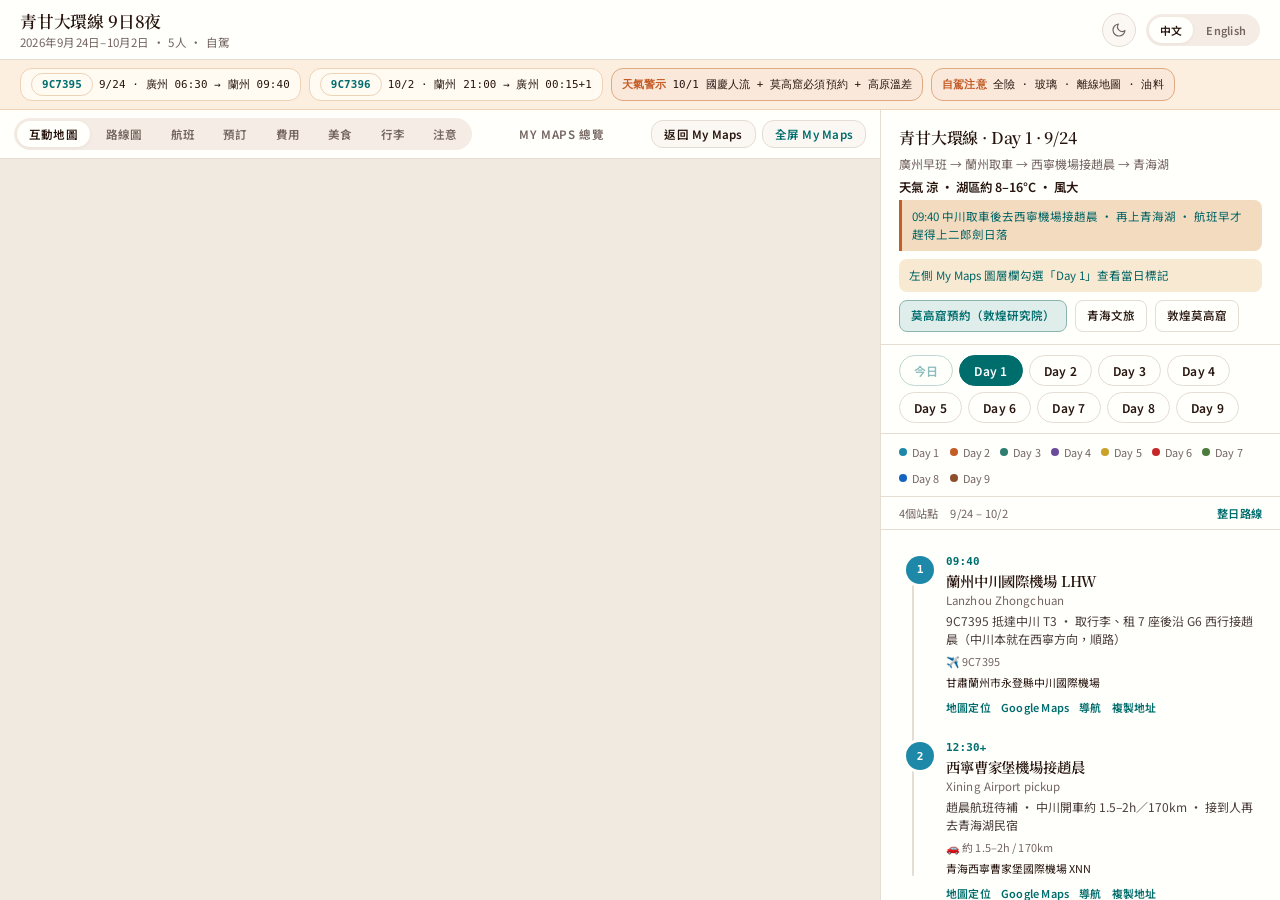
<file: index.html>
<!DOCTYPE html>
<html lang="zh-Hant">
<head>
  <meta charset="UTF-8" />
  <meta name="viewport" content="width=device-width, initial-scale=1" />
  <title>青甘大環線 2026 · 互動行程地圖</title>
  <link rel="preconnect" href="https://fonts.googleapis.com" />
  <link rel="preconnect" href="https://fonts.gstatic.com" crossorigin />
  <link href="https://fonts.googleapis.com/css2?family=Noto+Sans+TC:wght@400;500;600&family=Noto+Serif+TC:wght@500;600;700&display=swap" rel="stylesheet" />
  <link rel="stylesheet" href="styles.css?v=11" />
  <script>
    (function () {
      try {
        var saved = localStorage.getItem("trip-theme");
        var dark = saved === "dark" || (!saved && window.matchMedia("(prefers-color-scheme: dark)").matches);
        if (dark) document.documentElement.setAttribute("data-theme", "dark");
      } catch (_) {}
    })();
  </script>
  <script src="config.js?v=11"></script>
  <script src="trip-data.js?v=11"></script>
  <script src="flight-data.js?v=11"></script>
  <script src="booking-data.js?v=11"></script>
  <script src="food-data.js?v=11"></script>
  <script src="packing-data.js?v=11"></script>
  <script src="notes-data.js?v=11"></script>
  <script src="cost-data.js?v=11"></script>
  <script src="weather-data.js?v=11"></script>
  <script src="i18n.js?v=11"></script>
</head>
<body>
  <div id="app">
    <header>
      <div>
        <h1 id="page-title">青甘大環線 9日8夜</h1>
        <p class="subtitle" id="page-subtitle">2026年9月24日–10月2日 · 5人 · 自駕</p>
      </div>
      <div class="header-actions">
        <button type="button" id="theme-toggle" class="theme-toggle" aria-label="切換深色模式">
          <svg class="icon-moon" viewBox="0 0 24 24" fill="none" stroke="currentColor" stroke-width="1.75" stroke-linecap="round" stroke-linejoin="round" aria-hidden="true"><path d="M21 12.79A9 9 0 1 1 11.21 3 7 7 0 0 0 21 12.79z"/></svg>
        </button>
        <div class="lang-tabs" role="group" aria-label="Language">
          <button type="button" data-lang="zh" class="active">中文</button>
          <button type="button" data-lang="en">English</button>
        </div>
      </div>
    </header>

    <div class="flights-bar" id="flights-bar"></div>

    <div class="main">
      <div class="map-wrap">
        <div class="map-toolbar">
          <div class="view-tabs" role="group" id="view-tabs">
            <button type="button" data-view="map" class="active">互動地圖</button>
            <button type="button" data-view="flowchart">路線圖</button>
            <button type="button" data-view="flights">航班</button>
            <button type="button" data-view="bookings">預訂</button>
            <button type="button" data-view="cost">費用</button>
            <button type="button" data-view="food">美食</button>
            <button type="button" data-view="pack">行李</button>
            <button type="button" data-view="notes">注意</button>
          </div>
          <span class="map-toolbar-label" id="map-mode-label">My Maps 總覽</span>
          <div class="map-toolbar-actions">
            <button type="button" id="map-restore" class="map-btn" hidden>↩ 返回 My Maps</button>
            <a id="map-open-external" class="map-btn map-btn-link" href="#" target="_blank" rel="noopener">↗ 全屏 My Maps</a>
          </div>
        </div>
        <div id="map-panel" class="content-panel active">
          <iframe
            id="map-frame"
            title="行程地圖"
            loading="lazy"
            referrerpolicy="no-referrer-when-downgrade"
            allowfullscreen
          ></iframe>
          <div id="map-focus-badge" class="map-focus-badge" hidden>
            <div class="map-focus-pin" aria-hidden="true"></div>
            <div class="map-focus-text">
              <strong id="map-focus-name"></strong>
              <span id="map-focus-meta"></span>
            </div>
            <a id="map-focus-open" class="map-focus-link" href="#" target="_blank" rel="noopener"></a>
          </div>
          <div id="map-setup" class="map-setup">
            <h3>嵌入 Google My Maps</h3>
            <p class="setup-intro">網站使用 <strong>Google My Maps</strong>（免費，無需 API Key）。請先建立地圖並把連結填入 <code>config.js</code>。</p>
            <p class="setup-kml">匯入檔案：<code>qinggan-locations.kml</code></p>
            <ol>
              <li>打開 <a href="https://www.google.com/maps/d/" target="_blank" rel="noopener">Google My Maps</a></li>
              <li>建立新地圖 → <strong>匯入</strong> → 上傳對應的 KML</li>
              <li>分享 → 「知道連結的任何人可查看」</li>
              <li>點 <strong>⋮</strong> → 「在地圖上嵌入」→ 複製 <code>src="..."</code> 裡的網址</li>
              <li>貼到 <code>config.js</code> 的 <code>embedUrl</code> / <code>viewUrl</code></li>
              <li><code>git push</code> 重新部署</li>
            </ol>
            <p class="map-setup-note setup-note">完成後刷新此頁，左側會顯示 My Maps，右側為行程列表。</p>
          </div>
        </div>
        <div id="flowchart-panel" class="content-panel">
          <iframe
            id="flowchart-frame"
            title="旅遊路線圖"
            loading="lazy"
            referrerpolicy="no-referrer-when-downgrade"
          ></iframe>
        </div>
        <div id="flights-panel" class="content-panel">
          <div class="flights-scroll" id="flights-content"></div>
        </div>
        <div id="bookings-panel" class="content-panel">
          <div class="flights-scroll" id="bookings-content"></div>
        </div>
        <div id="cost-panel" class="content-panel">
          <div class="flights-scroll" id="cost-content"></div>
        </div>
        <div id="food-panel" class="content-panel">
          <div class="flights-scroll" id="food-content"></div>
        </div>
        <div id="pack-panel" class="content-panel">
          <div class="flights-scroll" id="pack-content"></div>
        </div>
        <div id="notes-panel" class="content-panel">
          <div class="flights-scroll" id="notes-content"></div>
        </div>
      </div>

      <aside class="sidebar">
        <div class="sidebar-head">
          <h2 id="sidebar-title">青甘 · Day 1</h2>
          <p class="theme" id="sidebar-theme"></p>
          <p class="weather-line" id="sidebar-weather" hidden></p>
          <p class="weather-tip" id="sidebar-weather-tip" hidden></p>
          <p class="day-hint" id="day-hint"></p>
          <div id="region-inspiration-wrap" class="region-inspiration-wrap">
            <button type="button" id="region-inspiration" class="region-inspiration-btn" data-open="https://ticket.dunhuang.org.cn/">莫高窟預約（敦煌研究院）</button>
            <button type="button" id="region-inspiration-alt" class="region-inspiration-btn muted" data-open="https://www.qhly.gov.cn/">青海文旅</button>
            <button type="button" id="region-inspiration-city" class="region-inspiration-btn muted" data-open="https://www.mogaoku.net/">敦煌莫高窟</button>
          </div>
        </div>
        <div class="day-tabs" id="day-tabs"></div>
        <div class="plan-tabs" id="plan-tabs" hidden></div>
        <div class="legend" id="legend"></div>
        <div class="stats">
          <span id="stat-stops">0 個站點</span>
          <span id="stat-region"></span>
          <a id="day-directions" href="#" target="_blank" rel="noopener">整日路線</a>
        </div>
        <div class="itinerary" id="itinerary"></div>
      </aside>
    </div>
  </div>

  <script src="app.js?v=11"></script>
</body>
</html>
</file>
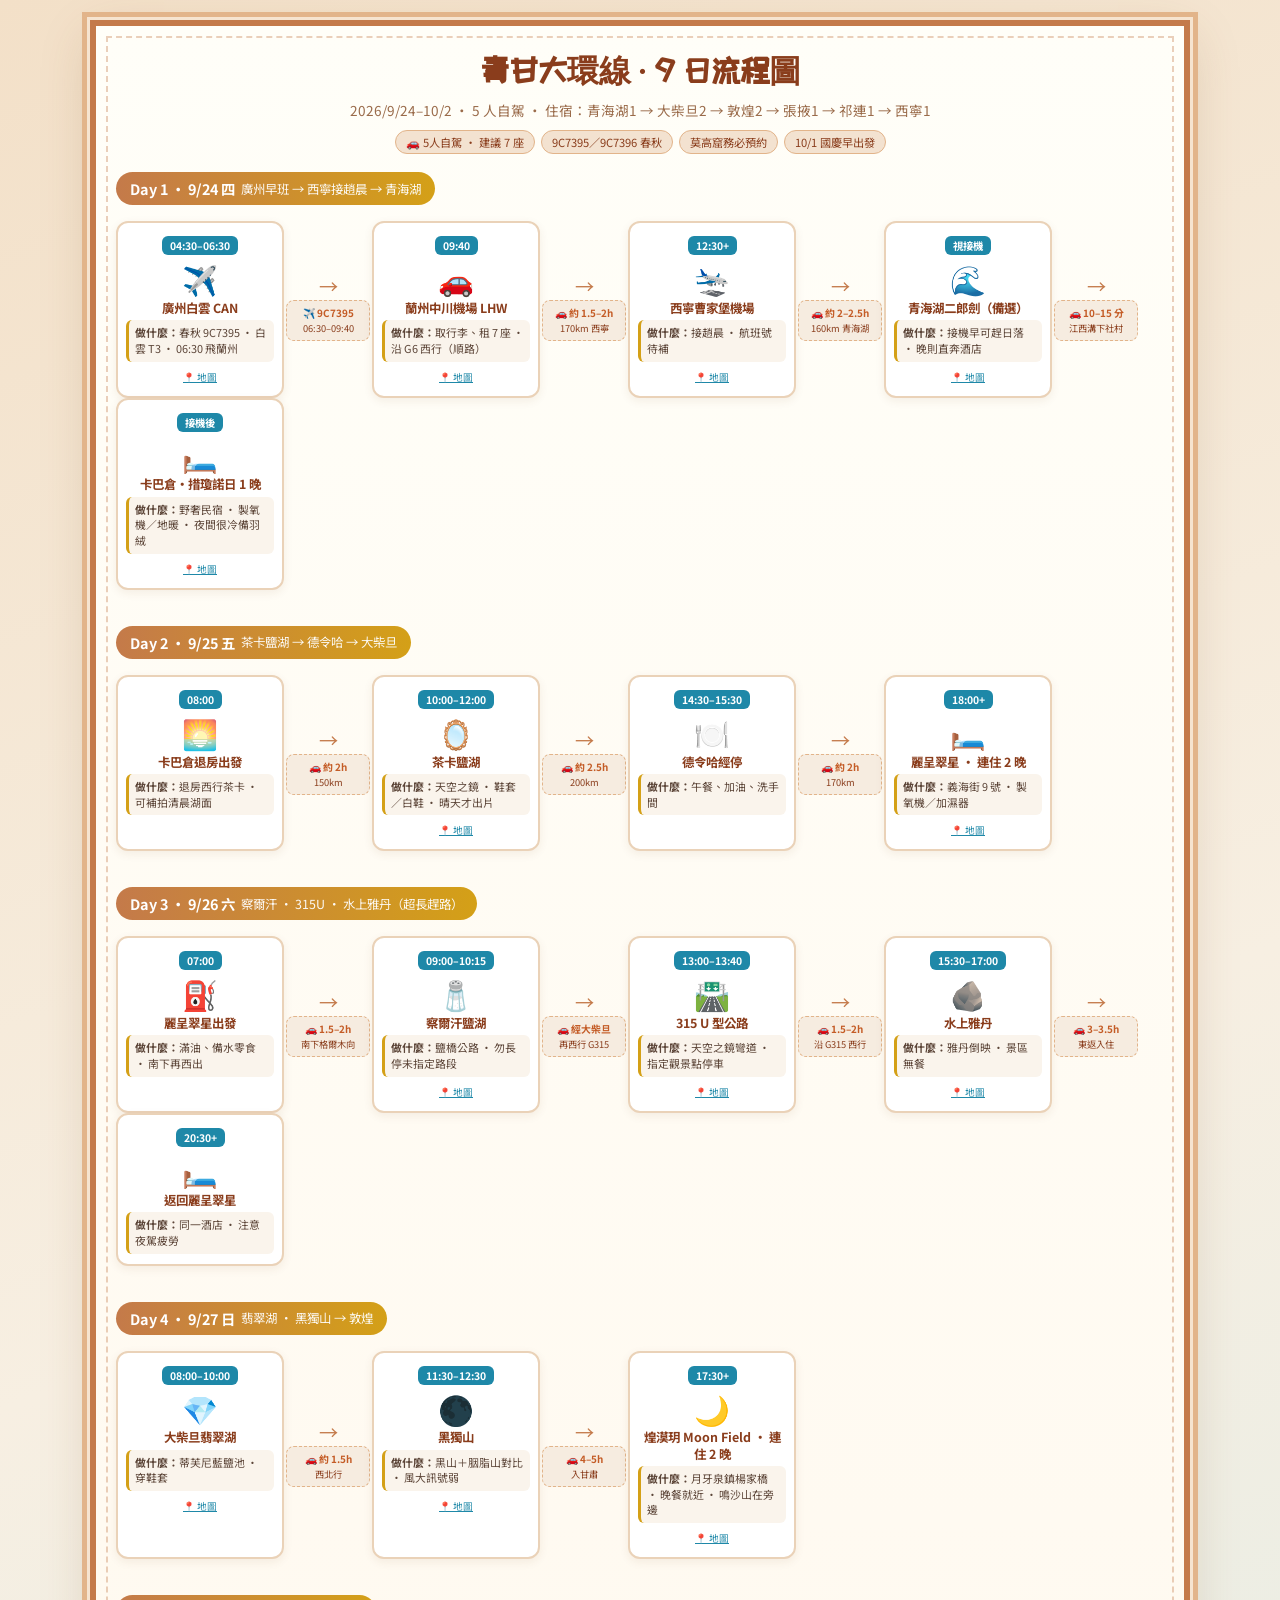
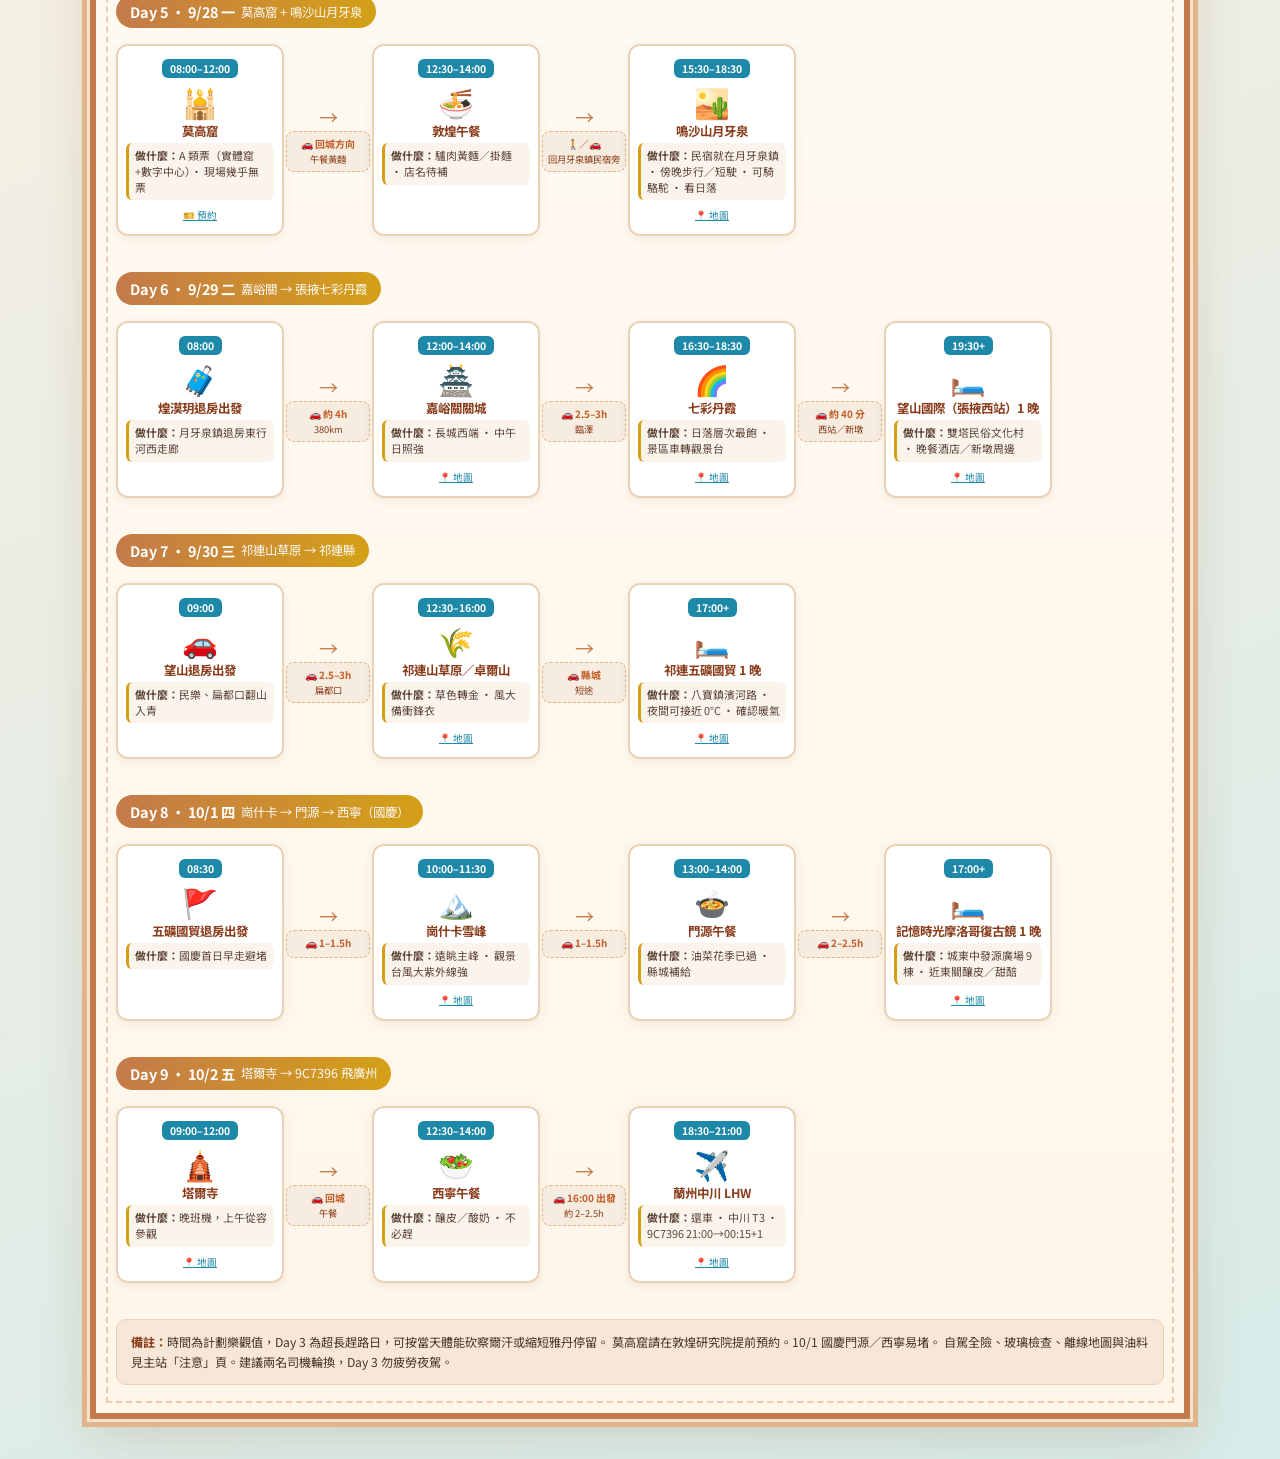
<file: qinggan-flowchart.html>
<!DOCTYPE html>
<html lang="zh-Hant">
<head>
  <meta charset="UTF-8" />
  <meta name="viewport" content="width=device-width, initial-scale=1" />
  <title>青甘大環線 9 日行程流程圖</title>
  <link href="https://fonts.googleapis.com/css2?family=ZCOOL+KuaiLe&family=Noto+Sans+TC:wght@400;500;700&display=swap" rel="stylesheet" />
  <style>
    * { box-sizing: border-box; margin: 0; padding: 0; }
    body {
      min-height: 100vh;
      background: linear-gradient(160deg, #f3e0c8 0%, #f7efe2 40%, #d7ebe8 100%);
      display: flex;
      justify-content: center;
      padding: 20px 12px 40px;
      font-family: "Noto Sans TC", sans-serif;
      color: #4a3528;
    }
    .sheet {
      width: min(1100px, 100%);
      background: linear-gradient(180deg, #fffef8 0%, #fff6ea 100%);
      border: 6px solid #c47a4a;
      box-shadow: 0 0 0 3px #f6e4d0, 0 0 0 8px #e2b48a, 0 16px 48px rgba(120, 70, 30, 0.18);
      padding: 24px 20px 28px;
      position: relative;
    }
    .sheet::before {
      content: "";
      position: absolute;
      inset: 10px;
      border: 2px dashed rgba(196, 122, 74, 0.35);
      pointer-events: none;
    }
    header { text-align: center; margin-bottom: 18px; position: relative; z-index: 1; }
    h1 {
      font-family: "ZCOOL KuaiLe", cursive;
      font-size: clamp(1.5rem, 4vw, 2rem);
      color: #8a3d1c;
    }
    .subtitle { margin-top: 6px; font-size: 0.85rem; color: #9a6b4a; }
    .badge-row { display: flex; flex-wrap: wrap; justify-content: center; gap: 6px; margin-top: 10px; }
    .badge {
      font-size: 0.7rem;
      padding: 3px 10px;
      border-radius: 999px;
      background: #f3e2d0;
      border: 1px solid #e2b48a;
      color: #8a3d1c;
    }
    .day-block { margin-bottom: 32px; position: relative; z-index: 1; }
    .day-title {
      display: inline-flex;
      flex-wrap: wrap;
      align-items: center;
      gap: 6px;
      background: linear-gradient(90deg, #c47a4a, #d4a017);
      color: #fff;
      font-weight: 700;
      font-size: 0.9rem;
      padding: 6px 14px;
      border-radius: 999px;
      margin-bottom: 12px;
    }
    .day-theme { font-weight: 400; font-size: 0.78rem; opacity: 0.95; }
    .flow {
      display: flex;
      flex-wrap: wrap;
      align-items: stretch;
      justify-content: flex-start;
      gap: 0;
      padding: 4px 0;
    }
    .node {
      width: 168px;
      flex-shrink: 0;
      background: #fff;
      border: 2px solid #ead2b8;
      border-radius: 12px;
      padding: 8px 8px 10px;
      text-align: center;
      box-shadow: 0 3px 10px rgba(120, 70, 30, 0.08);
    }
    .time-badge {
      display: inline-block;
      font-size: 0.65rem;
      font-weight: 700;
      color: #fff;
      background: #1e88a8;
      padding: 2px 8px;
      border-radius: 6px;
      margin-bottom: 6px;
    }
    .node-emoji {
      font-size: 1.8rem;
      line-height: 1;
      margin: 4px 0 6px;
    }
    .place {
      font-size: 0.78rem;
      font-weight: 700;
      color: #8a3d1c;
      line-height: 1.3;
    }
    .do {
      font-size: 0.68rem;
      color: #5c4538;
      margin-top: 4px;
      line-height: 1.45;
      text-align: left;
      background: #faf4ec;
      padding: 5px 6px;
      border-radius: 6px;
      border-left: 3px solid #d4a017;
    }
    .stay { font-size: 0.62rem; color: #9a7a68; margin-top: 4px; }
    .map-link {
      display: inline-block;
      margin-top: 5px;
      font-size: 0.6rem;
      color: #1e88a8;
      text-decoration: underline;
    }
    .leg {
      width: 88px;
      flex-shrink: 0;
      display: flex;
      flex-direction: column;
      align-items: center;
      justify-content: center;
      padding: 0 2px;
      min-height: 120px;
    }
    .leg-arrow { color: #c47a4a; font-size: 1.2rem; line-height: 1; }
    .leg-box {
      margin-top: 4px;
      font-size: 0.58rem;
      line-height: 1.4;
      text-align: center;
      background: #f6ece0;
      border: 1px dashed #e2b48a;
      border-radius: 8px;
      padding: 5px 4px;
      color: #8a3d1c;
      width: 100%;
    }
    .leg-box strong {
      display: block;
      font-size: 0.62rem;
      color: #c45c26;
      margin-bottom: 2px;
    }
    .note-box {
      margin-top: 16px;
      padding: 12px 14px;
      background: rgba(243, 226, 208, 0.7);
      border-radius: 10px;
      border: 1px solid #ead2b8;
      font-size: 0.76rem;
      line-height: 1.65;
      position: relative;
      z-index: 1;
    }
    .note-box strong { color: #8a3d1c; }
    @media (max-width: 700px) {
      .flow { flex-direction: column; align-items: center; }
      .leg {
        width: 152px;
        min-height: auto;
        flex-direction: row;
        gap: 8px;
        padding: 8px 0;
      }
      .leg-arrow { transform: rotate(90deg); }
    }
  </style>
</head>
<body>
  <article class="sheet">
    <header>
      <h1>青甘大環線 · 9 日流程圖</h1>
      <p class="subtitle">2026/9/24–10/2 · 5 人自駕 · 住宿：青海湖1 → 大柴旦2 → 敦煌2 → 張掖1 → 祁連1 → 西寧1</p>
      <div class="badge-row">
        <span class="badge">🚗 5人自駕 · 建議 7 座</span>
        <span class="badge">9C7395／9C7396 春秋</span>
        <span class="badge">莫高窟務必預約</span>
        <span class="badge">10/1 國慶早出發</span>
      </div>
    </header>

    <section class="day-block">
      <div class="day-title">Day 1 · 9/24 四 <span class="day-theme">廣州早班 → 西寧接趙晨 → 青海湖</span></div>
      <div class="flow">
        <div class="node">
          <span class="time-badge">04:30–06:30</span>
          <div class="node-emoji">✈️</div>
          <div class="place">廣州白雲 CAN</div>
          <div class="do"><strong>做什麼：</strong>春秋 9C7395 · 白雲 T3 · 06:30 飛蘭州</div>
          <a class="map-link" href="https://www.google.com/maps/search/?api=1&query=广州白云国际机场">📍 地圖</a>
        </div>
        <div class="leg"><span class="leg-arrow">→</span><div class="leg-box"><strong>✈️ 9C7395</strong>06:30–09:40</div></div>
        <div class="node">
          <span class="time-badge">09:40</span>
          <div class="node-emoji">🚗</div>
          <div class="place">蘭州中川機場 LHW</div>
          <div class="do"><strong>做什麼：</strong>取行李、租 7 座 · 沿 G6 西行（順路）</div>
          <a class="map-link" href="https://www.google.com/maps/search/?api=1&query=兰州中川国际机场">📍 地圖</a>
        </div>
        <div class="leg"><span class="leg-arrow">→</span><div class="leg-box"><strong>🚗 約 1.5–2h</strong>170km 西寧</div></div>
        <div class="node">
          <span class="time-badge">12:30+</span>
          <div class="node-emoji">🛬</div>
          <div class="place">西寧曹家堡機場</div>
          <div class="do"><strong>做什麼：</strong>接趙晨 · 航班號待補</div>
          <a class="map-link" href="https://www.google.com/maps/search/?api=1&query=西宁曹家堡机场">📍 地圖</a>
        </div>
        <div class="leg"><span class="leg-arrow">→</span><div class="leg-box"><strong>🚗 約 2–2.5h</strong>160km 青海湖</div></div>
        <div class="node">
          <span class="time-badge">視接機</span>
          <div class="node-emoji">🌊</div>
          <div class="place">青海湖二郎劍（備選）</div>
          <div class="do"><strong>做什麼：</strong>接機早可趕日落 · 晚則直奔酒店</div>
          <a class="map-link" href="https://www.google.com/maps/search/?api=1&query=青海湖二郎剑景区">📍 地圖</a>
        </div>
        <div class="leg"><span class="leg-arrow">→</span><div class="leg-box"><strong>🚗 10–15 分</strong>江西溝下社村</div></div>
        <div class="node">
          <span class="time-badge">接機後</span>
          <div class="node-emoji">🛏️</div>
          <div class="place">卡巴倉·措瓊諾日 1 晚</div>
          <div class="do"><strong>做什麼：</strong>野奢民宿 · 製氧機／地暖 · 夜間很冷備羽絨</div>
          <a class="map-link" href="https://www.google.com/maps/search/?api=1&query=青海湖卡巴仓+措琼诺日+江西沟乡下社村">📍 地圖</a>
        </div>
      </div>
    </section>

    <section class="day-block">
      <div class="day-title">Day 2 · 9/25 五 <span class="day-theme">茶卡鹽湖 → 德令哈 → 大柴旦</span></div>
      <div class="flow">
        <div class="node">
          <span class="time-badge">08:00</span>
          <div class="node-emoji">🌅</div>
          <div class="place">卡巴倉退房出發</div>
          <div class="do"><strong>做什麼：</strong>退房西行茶卡 · 可補拍清晨湖面</div>
        </div>
        <div class="leg"><span class="leg-arrow">→</span><div class="leg-box"><strong>🚗 約 2h</strong>150km</div></div>
        <div class="node">
          <span class="time-badge">10:00–12:00</span>
          <div class="node-emoji">🪞</div>
          <div class="place">茶卡鹽湖</div>
          <div class="do"><strong>做什麼：</strong>天空之鏡 · 鞋套／白鞋 · 晴天才出片</div>
          <a class="map-link" href="https://www.google.com/maps/search/?api=1&query=茶卡盐湖">📍 地圖</a>
        </div>
        <div class="leg"><span class="leg-arrow">→</span><div class="leg-box"><strong>🚗 約 2.5h</strong>200km</div></div>
        <div class="node">
          <span class="time-badge">14:30–15:30</span>
          <div class="node-emoji">🍽️</div>
          <div class="place">德令哈經停</div>
          <div class="do"><strong>做什麼：</strong>午餐、加油、洗手間</div>
        </div>
        <div class="leg"><span class="leg-arrow">→</span><div class="leg-box"><strong>🚗 約 2h</strong>170km</div></div>
        <div class="node">
          <span class="time-badge">18:00+</span>
          <div class="node-emoji">🛏️</div>
          <div class="place">麗呈翠星 · 連住 2 晚</div>
          <div class="do"><strong>做什麼：</strong>義海街 9 號 · 製氧機／加濕器</div>
          <a class="map-link" href="https://www.google.com/maps/search/?api=1&query=大柴旦丽呈翠星酒店+义海街9号">📍 地圖</a>
        </div>
      </div>
    </section>

    <section class="day-block">
      <div class="day-title">Day 3 · 9/26 六 <span class="day-theme">察爾汗 · 315U · 水上雅丹（超長趕路）</span></div>
      <div class="flow">
        <div class="node">
          <span class="time-badge">07:00</span>
          <div class="node-emoji">⛽</div>
          <div class="place">麗呈翠星出發</div>
          <div class="do"><strong>做什麼：</strong>滿油、備水零食 · 南下再西出</div>
        </div>
        <div class="leg"><span class="leg-arrow">→</span><div class="leg-box"><strong>🚗 1.5–2h</strong>南下格爾木向</div></div>
        <div class="node">
          <span class="time-badge">09:00–10:15</span>
          <div class="node-emoji">🧂</div>
          <div class="place">察爾汗鹽湖</div>
          <div class="do"><strong>做什麼：</strong>鹽橋公路 · 勿長停未指定路段</div>
          <a class="map-link" href="https://www.google.com/maps/search/?api=1&query=察尔汗盐湖">📍 地圖</a>
        </div>
        <div class="leg"><span class="leg-arrow">→</span><div class="leg-box"><strong>🚗 經大柴旦</strong>再西行 G315</div></div>
        <div class="node">
          <span class="time-badge">13:00–13:40</span>
          <div class="node-emoji">🛣️</div>
          <div class="place">315 U 型公路</div>
          <div class="do"><strong>做什麼：</strong>天空之鏡彎道 · 指定觀景點停車</div>
          <a class="map-link" href="https://www.google.com/maps/search/?api=1&query=315国道U型公路">📍 地圖</a>
        </div>
        <div class="leg"><span class="leg-arrow">→</span><div class="leg-box"><strong>🚗 1.5–2h</strong>沿 G315 西行</div></div>
        <div class="node">
          <span class="time-badge">15:30–17:00</span>
          <div class="node-emoji">🪨</div>
          <div class="place">水上雅丹</div>
          <div class="do"><strong>做什麼：</strong>雅丹倒映 · 景區無餐</div>
          <a class="map-link" href="https://www.google.com/maps/search/?api=1&query=乌素特水上雅丹">📍 地圖</a>
        </div>
        <div class="leg"><span class="leg-arrow">→</span><div class="leg-box"><strong>🚗 3–3.5h</strong>東返入住</div></div>
        <div class="node">
          <span class="time-badge">20:30+</span>
          <div class="node-emoji">🛏️</div>
          <div class="place">返回麗呈翠星</div>
          <div class="do"><strong>做什麼：</strong>同一酒店 · 注意夜駕疲勞</div>
        </div>
      </div>
    </section>

    <section class="day-block">
      <div class="day-title">Day 4 · 9/27 日 <span class="day-theme">翡翠湖 · 黑獨山 → 敦煌</span></div>
      <div class="flow">
        <div class="node">
          <span class="time-badge">08:00–10:00</span>
          <div class="node-emoji">💎</div>
          <div class="place">大柴旦翡翠湖</div>
          <div class="do"><strong>做什麼：</strong>蒂芙尼藍鹽池 · 穿鞋套</div>
          <a class="map-link" href="https://www.google.com/maps/search/?api=1&query=大柴旦翡翠湖">📍 地圖</a>
        </div>
        <div class="leg"><span class="leg-arrow">→</span><div class="leg-box"><strong>🚗 約 1.5h</strong>西北行</div></div>
        <div class="node">
          <span class="time-badge">11:30–12:30</span>
          <div class="node-emoji">🌑</div>
          <div class="place">黑獨山</div>
          <div class="do"><strong>做什麼：</strong>黑山＋胭脂山對比 · 風大訊號弱</div>
          <a class="map-link" href="https://www.google.com/maps/search/?api=1&query=黑独山">📍 地圖</a>
        </div>
        <div class="leg"><span class="leg-arrow">→</span><div class="leg-box"><strong>🚗 4–5h</strong>入甘肅</div></div>
        <div class="node">
          <span class="time-badge">17:30+</span>
          <div class="node-emoji">🌙</div>
          <div class="place">煌漠玥 Moon Field · 連住 2 晚</div>
          <div class="do"><strong>做什麼：</strong>月牙泉鎮楊家橋 · 晚餐就近 · 鳴沙山在旁邊</div>
          <a class="map-link" href="https://www.google.com/maps/search/?api=1&query=煌漠玥民宿+月牙泉镇鸣山路杨家桥三组58号">📍 地圖</a>
        </div>
      </div>
    </section>

    <section class="day-block">
      <div class="day-title">Day 5 · 9/28 一 <span class="day-theme">莫高窟 + 鳴沙山月牙泉</span></div>
      <div class="flow">
        <div class="node">
          <span class="time-badge">08:00–12:00</span>
          <div class="node-emoji">🕌</div>
          <div class="place">莫高窟</div>
          <div class="do"><strong>做什麼：</strong>A 類票（實體窟+數字中心）· 現場幾乎無票</div>
          <a class="map-link" href="https://ticket.dunhuang.org.cn/">🎫 預約</a>
        </div>
        <div class="leg"><span class="leg-arrow">→</span><div class="leg-box"><strong>🚗 回城方向</strong>午餐黃麵</div></div>
        <div class="node">
          <span class="time-badge">12:30–14:00</span>
          <div class="node-emoji">🍜</div>
          <div class="place">敦煌午餐</div>
          <div class="do"><strong>做什麼：</strong>驢肉黃麵／掛麵 · 店名待補</div>
        </div>
        <div class="leg"><span class="leg-arrow">→</span><div class="leg-box"><strong>🚶／🚗</strong>回月牙泉鎮民宿旁</div></div>
        <div class="node">
          <span class="time-badge">15:30–18:30</span>
          <div class="node-emoji">🏜️</div>
          <div class="place">鳴沙山月牙泉</div>
          <div class="do"><strong>做什麼：</strong>民宿就在月牙泉鎮 · 傍晚步行／短駛 · 可騎駱駝 · 看日落</div>
          <a class="map-link" href="https://www.google.com/maps/search/?api=1&query=鸣沙山月牙泉">📍 地圖</a>
        </div>
      </div>
    </section>

    <section class="day-block">
      <div class="day-title">Day 6 · 9/29 二 <span class="day-theme">嘉峪關 → 張掖七彩丹霞</span></div>
      <div class="flow">
        <div class="node">
          <span class="time-badge">08:00</span>
          <div class="node-emoji">🧳</div>
          <div class="place">煌漠玥退房出發</div>
          <div class="do"><strong>做什麼：</strong>月牙泉鎮退房東行河西走廊</div>
        </div>
        <div class="leg"><span class="leg-arrow">→</span><div class="leg-box"><strong>🚗 約 4h</strong>380km</div></div>
        <div class="node">
          <span class="time-badge">12:00–14:00</span>
          <div class="node-emoji">🏯</div>
          <div class="place">嘉峪關關城</div>
          <div class="do"><strong>做什麼：</strong>長城西端 · 中午日照強</div>
          <a class="map-link" href="https://www.google.com/maps/search/?api=1&query=嘉峪关关城">📍 地圖</a>
        </div>
        <div class="leg"><span class="leg-arrow">→</span><div class="leg-box"><strong>🚗 2.5–3h</strong>臨澤</div></div>
        <div class="node">
          <span class="time-badge">16:30–18:30</span>
          <div class="node-emoji">🌈</div>
          <div class="place">七彩丹霞</div>
          <div class="do"><strong>做什麼：</strong>日落層次最飽 · 景區車轉觀景台</div>
          <a class="map-link" href="https://www.google.com/maps/search/?api=1&query=张掖七彩丹霞">📍 地圖</a>
        </div>
        <div class="leg"><span class="leg-arrow">→</span><div class="leg-box"><strong>🚗 約 40 分</strong>西站／新墩</div></div>
        <div class="node">
          <span class="time-badge">19:30+</span>
          <div class="node-emoji">🛏️</div>
          <div class="place">望山國際（張掖西站）1 晚</div>
          <div class="do"><strong>做什麼：</strong>雙塔民俗文化村 · 晚餐酒店／新墩周邊</div>
          <a class="map-link" href="https://www.google.com/maps/search/?api=1&query=望山国际大酒店+张掖西站+双塔民俗文化村">📍 地圖</a>
        </div>
      </div>
    </section>

    <section class="day-block">
      <div class="day-title">Day 7 · 9/30 三 <span class="day-theme">祁連山草原 → 祁連縣</span></div>
      <div class="flow">
        <div class="node">
          <span class="time-badge">09:00</span>
          <div class="node-emoji">🚗</div>
          <div class="place">望山退房出發</div>
          <div class="do"><strong>做什麼：</strong>民樂、扁都口翻山入青</div>
        </div>
        <div class="leg"><span class="leg-arrow">→</span><div class="leg-box"><strong>🚗 2.5–3h</strong>扁都口</div></div>
        <div class="node">
          <span class="time-badge">12:30–16:00</span>
          <div class="node-emoji">🌾</div>
          <div class="place">祁連山草原／卓爾山</div>
          <div class="do"><strong>做什麼：</strong>草色轉金 · 風大備衝鋒衣</div>
          <a class="map-link" href="https://www.google.com/maps/search/?api=1&query=祁连卓尔山">📍 地圖</a>
        </div>
        <div class="leg"><span class="leg-arrow">→</span><div class="leg-box"><strong>🚗 縣城</strong>短途</div></div>
        <div class="node">
          <span class="time-badge">17:00+</span>
          <div class="node-emoji">🛏️</div>
          <div class="place">祁連五礦國貿 1 晚</div>
          <div class="do"><strong>做什麼：</strong>八寶鎮濱河路 · 夜間可接近 0°C · 確認暖氣</div>
          <a class="map-link" href="https://www.google.com/maps/search/?api=1&query=祁连五矿国贸饭店+八宝镇滨河路">📍 地圖</a>
        </div>
      </div>
    </section>

    <section class="day-block">
      <div class="day-title">Day 8 · 10/1 四 <span class="day-theme">崗什卡 → 門源 → 西寧（國慶）</span></div>
      <div class="flow">
        <div class="node">
          <span class="time-badge">08:30</span>
          <div class="node-emoji">🚩</div>
          <div class="place">五礦國貿退房出發</div>
          <div class="do"><strong>做什麼：</strong>國慶首日早走避堵</div>
        </div>
        <div class="leg"><span class="leg-arrow">→</span><div class="leg-box"><strong>🚗 1–1.5h</strong></div></div>
        <div class="node">
          <span class="time-badge">10:00–11:30</span>
          <div class="node-emoji">🏔️</div>
          <div class="place">崗什卡雪峰</div>
          <div class="do"><strong>做什麼：</strong>遠眺主峰 · 觀景台風大紫外線強</div>
          <a class="map-link" href="https://www.google.com/maps/search/?api=1&query=岗什卡雪峰观景台">📍 地圖</a>
        </div>
        <div class="leg"><span class="leg-arrow">→</span><div class="leg-box"><strong>🚗 1–1.5h</strong></div></div>
        <div class="node">
          <span class="time-badge">13:00–14:00</span>
          <div class="node-emoji">🍲</div>
          <div class="place">門源午餐</div>
          <div class="do"><strong>做什麼：</strong>油菜花季已過 · 縣城補給</div>
        </div>
        <div class="leg"><span class="leg-arrow">→</span><div class="leg-box"><strong>🚗 2–2.5h</strong></div></div>
        <div class="node">
          <span class="time-badge">17:00+</span>
          <div class="node-emoji">🛏️</div>
          <div class="place">記憶時光摩洛哥復古鏡 1 晚</div>
          <div class="do"><strong>做什麼：</strong>城東中發源廣場 9 棟 · 近東關釀皮／甜醅</div>
          <a class="map-link" href="https://www.google.com/maps/search/?api=1&query=中发源城市广场+西宁城东">📍 地圖</a>
        </div>
      </div>
    </section>

    <section class="day-block">
      <div class="day-title">Day 9 · 10/2 五 <span class="day-theme">塔爾寺 → 9C7396 飛廣州</span></div>
      <div class="flow">
        <div class="node">
          <span class="time-badge">09:00–12:00</span>
          <div class="node-emoji">🛕</div>
          <div class="place">塔爾寺</div>
          <div class="do"><strong>做什麼：</strong>晚班機，上午從容參觀</div>
          <a class="map-link" href="https://www.google.com/maps/search/?api=1&query=塔尔寺">📍 地圖</a>
        </div>
        <div class="leg"><span class="leg-arrow">→</span><div class="leg-box"><strong>🚗 回城</strong>午餐</div></div>
        <div class="node">
          <span class="time-badge">12:30–14:00</span>
          <div class="node-emoji">🥗</div>
          <div class="place">西寧午餐</div>
          <div class="do"><strong>做什麼：</strong>釀皮／酸奶 · 不必趕</div>
        </div>
        <div class="leg"><span class="leg-arrow">→</span><div class="leg-box"><strong>🚗 16:00 出發</strong>約 2–2.5h</div></div>
        <div class="node">
          <span class="time-badge">18:30–21:00</span>
          <div class="node-emoji">✈️</div>
          <div class="place">蘭州中川 LHW</div>
          <div class="do"><strong>做什麼：</strong>還車 · 中川 T3 · 9C7396 21:00→00:15+1</div>
          <a class="map-link" href="https://www.google.com/maps/search/?api=1&query=兰州中川国际机场">📍 地圖</a>
        </div>
      </div>
    </section>

    <div class="note-box">
      <strong>備註：</strong>時間為計劃樂觀值，Day 3 為超長趕路日，可按當天體能砍察爾汗或縮短雅丹停留。
      莫高窟請在敦煌研究院提前預約。10/1 國慶門源／西寧易堵。
      自駕全險、玻璃檢查、離線地圖與油料見主站「注意」頁。建議兩名司機輪換，Day 3 勿疲勞夜駕。
    </div>
  </article>
</body>
</html>
</file>
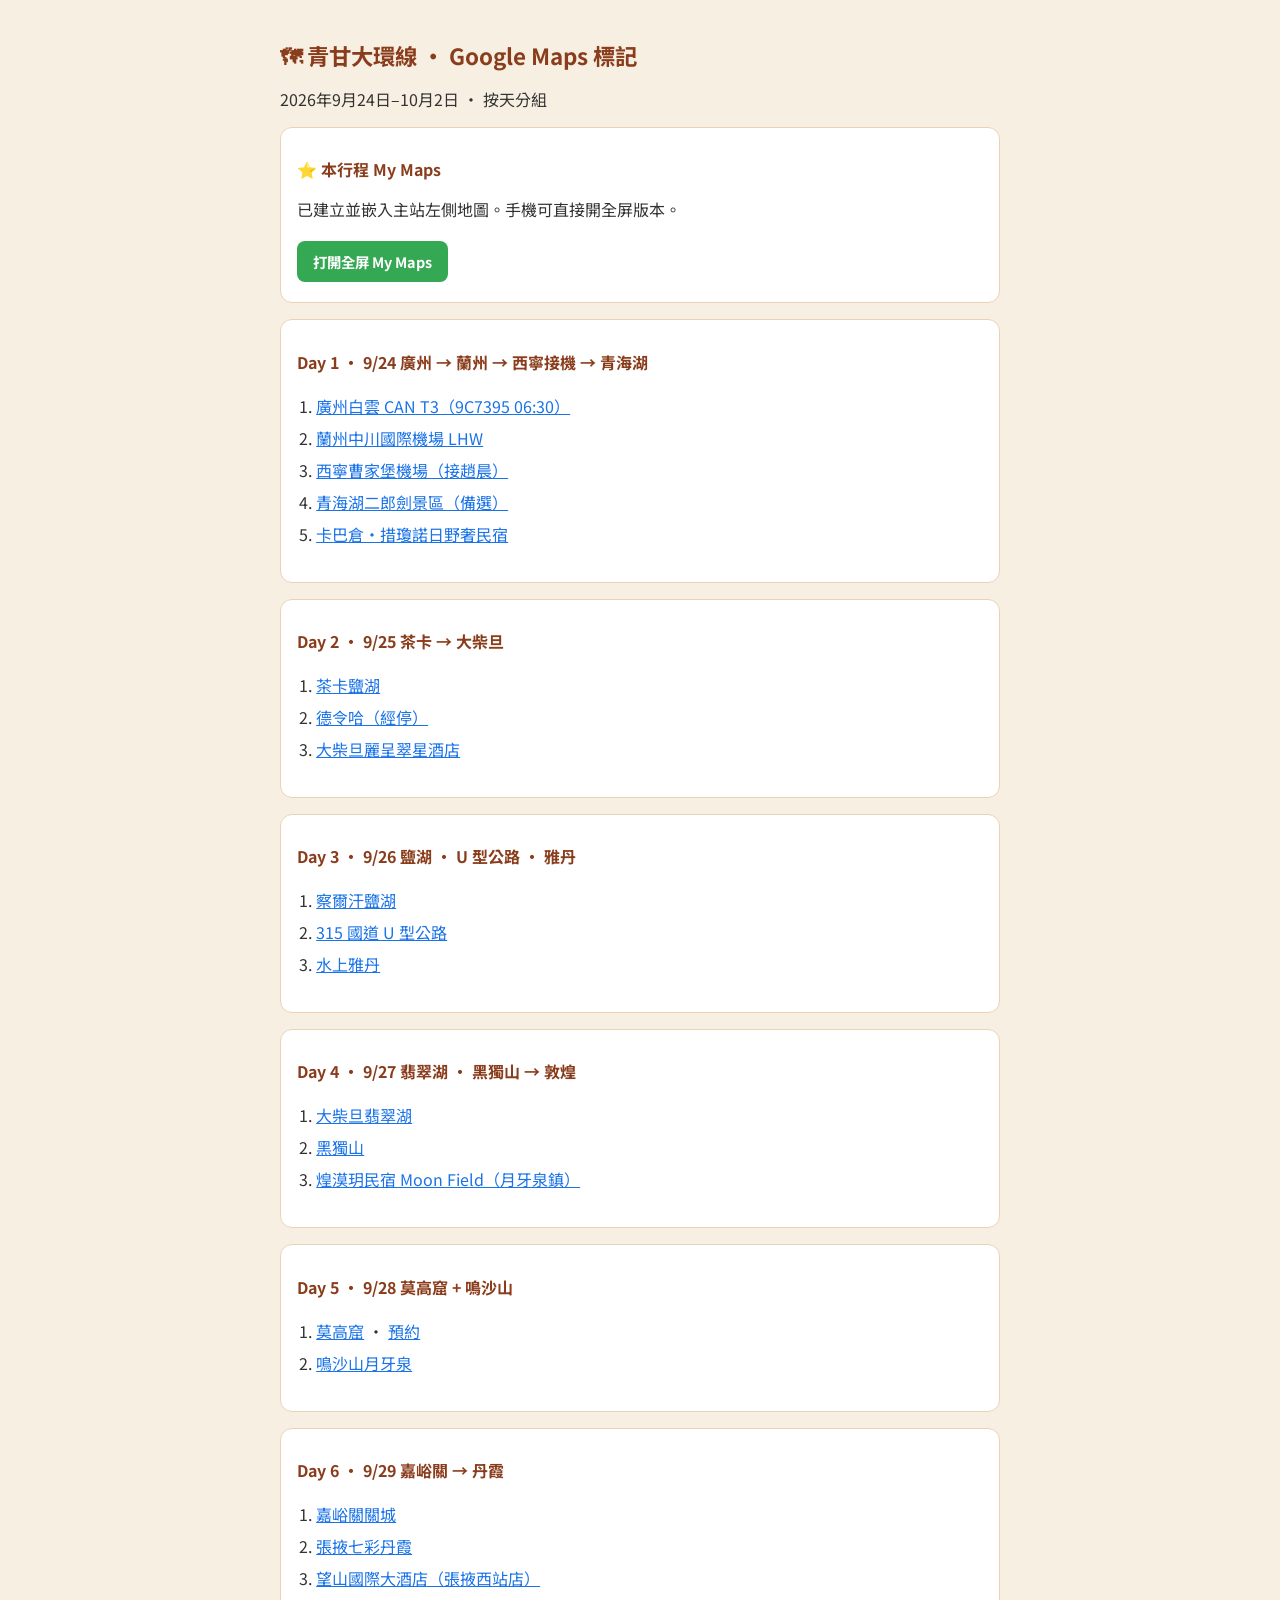
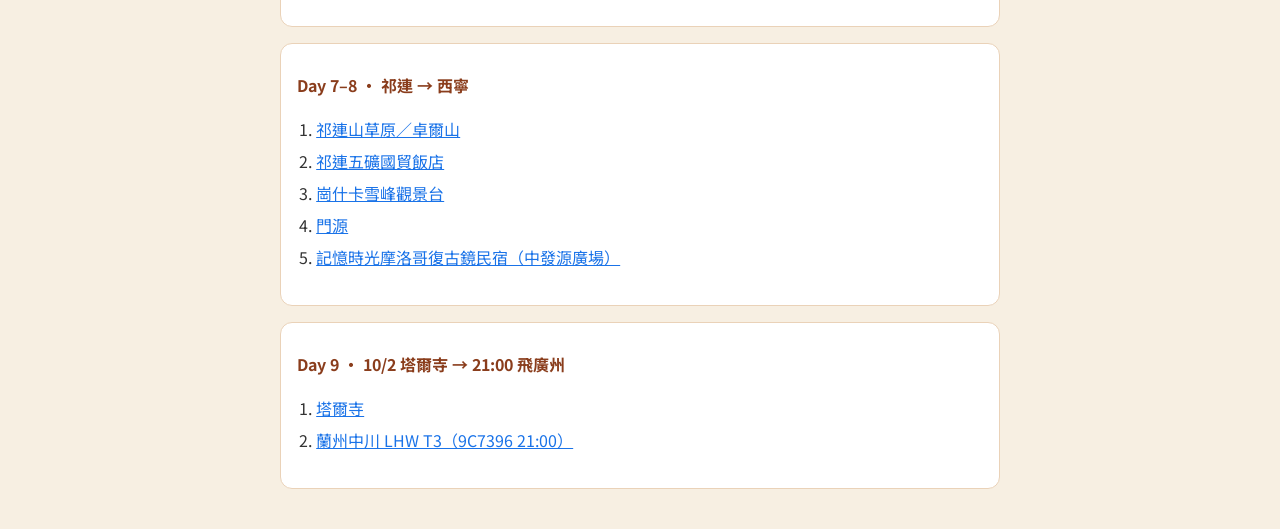
<file: qinggan-google-maps-links.html>
<!DOCTYPE html>
<html lang="zh-Hant">
<head>
  <meta charset="UTF-8" />
  <meta name="viewport" content="width=device-width, initial-scale=1" />
  <title>青甘大環線 · Google Maps 全部標記</title>
  <link href="https://fonts.googleapis.com/css2?family=Noto+Sans+TC:wght@400;700&display=swap" rel="stylesheet" />
  <style>
    body { font-family: "Noto Sans TC", sans-serif; max-width: 720px; margin: 0 auto; padding: 24px 16px; background: #f7efe2; color: #333; }
    h1 { color: #8a3d1c; font-size: 1.4rem; }
    .card { background: #fff; border-radius: 12px; padding: 16px; margin: 16px 0; border: 1px solid #ead2b8; }
    .card h2 { font-size: 1rem; color: #8a3d1c; margin-bottom: 10px; }
    a.btn { display: inline-block; background: #1e88a8; color: #fff; text-decoration: none; padding: 10px 16px; border-radius: 8px; font-weight: 700; margin: 4px 4px 4px 0; font-size: 0.9rem; }
    a.btn.green { background: #34a853; }
    ol { padding-left: 1.2rem; line-height: 2; }
    ol a { color: #1a73e8; }
    code { background: #f3e2d0; padding: 2px 6px; border-radius: 4px; font-size: 0.85rem; }
    .steps li { margin-bottom: 8px; line-height: 1.6; }
  </style>
</head>
<body>
  <h1>🗺 青甘大環線 · Google Maps 標記</h1>
  <p>2026年9月24日–10月2日 · 按天分組</p>

  <div class="card">
    <h2>⭐ 本行程 My Maps</h2>
    <p>已建立並嵌入主站左側地圖。手機可直接開全屏版本。</p>
    <a class="btn green" href="https://www.google.com/maps/d/viewer?mid=1iKyD-JjYQy4CYJX6fsIqHrW_J8R-ruk" target="_blank">打開全屏 My Maps</a>
  </div>

  <div class="card">
    <h2>Day 1 · 9/24 廣州 → 蘭州 → 西寧接機 → 青海湖</h2>
    <ol>
      <li><a href="https://www.google.com/maps/search/?api=1&query=广州白云国际机场" target="_blank">廣州白雲 CAN T3（9C7395 06:30）</a></li>
      <li><a href="https://www.google.com/maps/search/?api=1&query=兰州中川国际机场" target="_blank">蘭州中川國際機場 LHW</a></li>
      <li><a href="https://www.google.com/maps/search/?api=1&query=西宁曹家堡机场" target="_blank">西寧曹家堡機場（接趙晨）</a></li>
      <li><a href="https://www.google.com/maps/search/?api=1&query=青海湖二郎剑景区" target="_blank">青海湖二郎劍景區（備選）</a></li>
      <li><a href="https://www.google.com/maps/search/?api=1&query=青海湖卡巴仓+措琼诺日+江西沟乡下社村" target="_blank">卡巴倉·措瓊諾日野奢民宿</a></li>
    </ol>
  </div>
  <div class="card">
    <h2>Day 2 · 9/25 茶卡 → 大柴旦</h2>
    <ol>
      <li><a href="https://www.google.com/maps/search/?api=1&query=茶卡盐湖" target="_blank">茶卡鹽湖</a></li>
      <li><a href="https://www.google.com/maps/search/?api=1&query=德令哈市" target="_blank">德令哈（經停）</a></li>
      <li><a href="https://www.google.com/maps/search/?api=1&query=大柴旦丽呈翠星酒店+义海街9号" target="_blank">大柴旦麗呈翠星酒店</a></li>
    </ol>
  </div>
  <div class="card">
    <h2>Day 3 · 9/26 鹽湖 · U 型公路 · 雅丹</h2>
    <ol>
      <li><a href="https://www.google.com/maps/search/?api=1&query=察尔汗盐湖" target="_blank">察爾汗鹽湖</a></li>
      <li><a href="https://www.google.com/maps/search/?api=1&query=315国道U型公路" target="_blank">315 國道 U 型公路</a></li>
      <li><a href="https://www.google.com/maps/search/?api=1&query=乌素特水上雅丹" target="_blank">水上雅丹</a></li>
    </ol>
  </div>
  <div class="card">
    <h2>Day 4 · 9/27 翡翠湖 · 黑獨山 → 敦煌</h2>
    <ol>
      <li><a href="https://www.google.com/maps/search/?api=1&query=大柴旦翡翠湖" target="_blank">大柴旦翡翠湖</a></li>
      <li><a href="https://www.google.com/maps/search/?api=1&query=黑独山" target="_blank">黑獨山</a></li>
      <li><a href="https://www.google.com/maps/search/?api=1&query=煌漠玥民宿+月牙泉镇鸣山路杨家桥三组58号" target="_blank">煌漠玥民宿 Moon Field（月牙泉鎮）</a></li>
    </ol>
  </div>
  <div class="card">
    <h2>Day 5 · 9/28 莫高窟 + 鳴沙山</h2>
    <ol>
      <li><a href="https://www.google.com/maps/search/?api=1&query=莫高窟" target="_blank">莫高窟</a> · <a href="https://ticket.dunhuang.org.cn/" target="_blank">預約</a></li>
      <li><a href="https://www.google.com/maps/search/?api=1&query=鸣沙山月牙泉" target="_blank">鳴沙山月牙泉</a></li>
    </ol>
  </div>
  <div class="card">
    <h2>Day 6 · 9/29 嘉峪關 → 丹霞</h2>
    <ol>
      <li><a href="https://www.google.com/maps/search/?api=1&query=嘉峪关关城" target="_blank">嘉峪關關城</a></li>
      <li><a href="https://www.google.com/maps/search/?api=1&query=张掖七彩丹霞" target="_blank">張掖七彩丹霞</a></li>
      <li><a href="https://www.google.com/maps/search/?api=1&query=望山国际大酒店+张掖西站+双塔民俗文化村" target="_blank">望山國際大酒店（張掖西站店）</a></li>
    </ol>
  </div>
  <div class="card">
    <h2>Day 7–8 · 祁連 → 西寧</h2>
    <ol>
      <li><a href="https://www.google.com/maps/search/?api=1&query=祁连卓尔山" target="_blank">祁連山草原／卓爾山</a></li>
      <li><a href="https://www.google.com/maps/search/?api=1&query=祁连五矿国贸饭店+八宝镇滨河路" target="_blank">祁連五礦國貿飯店</a></li>
      <li><a href="https://www.google.com/maps/search/?api=1&query=岗什卡雪峰观景台" target="_blank">崗什卡雪峰觀景台</a></li>
      <li><a href="https://www.google.com/maps/search/?api=1&query=门源回族自治县" target="_blank">門源</a></li>
      <li><a href="https://www.google.com/maps/search/?api=1&query=中发源城市广场+西宁城东" target="_blank">記憶時光摩洛哥復古鏡民宿（中發源廣場）</a></li>
    </ol>
  </div>
  <div class="card">
    <h2>Day 9 · 10/2 塔爾寺 → 21:00 飛廣州</h2>
    <ol>
      <li><a href="https://www.google.com/maps/search/?api=1&query=塔尔寺" target="_blank">塔爾寺</a></li>
      <li><a href="https://www.google.com/maps/search/?api=1&query=兰州中川国际机场" target="_blank">蘭州中川 LHW T3（9C7396 21:00）</a></li>
    </ol>
  </div>
</body>
</html>
</file>
<file: styles.css>
* { box-sizing: border-box; margin: 0; padding: 0; }

:root {
  --sidebar-w: 400px;
  --header-h: 60px;
  --bg: oklch(97.5% 0.012 80);
  --card: oklch(100% 0.004 80);
  --text: oklch(22% 0.035 40);
  --muted: oklch(52% 0.02 40);
  --accent: oklch(48% 0.09 195);
  --accent-fg: oklch(100% 0 0);
  --border: oklch(90% 0.016 70);
  --pill-bg: oklch(95% 0.014 70);
  --stop-hover: oklch(96% 0.018 80);
  --stop-active: oklch(94% 0.03 80);
  --stop-active-border: oklch(78% 0.07 50);
  --desc: oklch(38% 0.02 40);
  --flights-bg: oklch(96% 0.025 70);
  --flights-border: oklch(88% 0.05 70);
  --flights-chip-bg: oklch(99% 0.012 70);
  --map-wrap-bg: oklch(94% 0.016 80);
  --map-btn-bg: oklch(98% 0.008 80);
  --map-btn-hover: oklch(94% 0.025 80);
  --setup-bg: oklch(99% 0.006 80 / 0.97);
  --code-bg: oklch(95% 0.014 80);
  --hint: oklch(45% 0.09 195);
  --setup-note-bg: oklch(94% 0.035 80);
  --setup-note-text: oklch(35% 0.07 40);
  --shadow: oklch(20% 0.02 40 / 0.06);
  --radius: 12px;
  --radius-pill: 999px;
  --font-display: "Noto Serif TC", "Songti TC", Georgia, serif;
  --font-body: "Noto Sans TC", -apple-system, BlinkMacSystemFont, sans-serif;
  --font-mono: "JetBrains Mono", ui-monospace, Menlo, monospace;
  --timeline-w: 2px;
}

html[data-theme="dark"] {
  color-scheme: dark;
  --bg: oklch(16% 0.025 40);
  --card: oklch(20% 0.028 40);
  --text: oklch(93% 0.01 80);
  --muted: oklch(68% 0.015 70);
  --accent: oklch(72% 0.09 195);
  --accent-fg: oklch(18% 0.03 40);
  --border: oklch(28% 0.02 40);
  --pill-bg: oklch(24% 0.025 40);
  --stop-hover: oklch(24% 0.03 70);
  --stop-active: oklch(26% 0.04 70);
  --stop-active-border: oklch(42% 0.07 50);
  --desc: oklch(78% 0.012 70);
  --flights-bg: oklch(22% 0.035 70);
  --flights-border: oklch(32% 0.045 70);
  --flights-chip-bg: oklch(24% 0.025 40);
  --map-wrap-bg: oklch(14% 0.02 40);
  --map-btn-bg: oklch(24% 0.025 40);
  --map-btn-hover: oklch(28% 0.04 70);
  --setup-bg: oklch(20% 0.028 40 / 0.97);
  --code-bg: oklch(26% 0.025 40);
  --hint: oklch(72% 0.08 195);
  --setup-note-bg: oklch(26% 0.04 70);
  --setup-note-text: oklch(78% 0.06 80);
  --shadow: oklch(0% 0 0 / 0.35);
}

html, body {
  height: 100%;
  font-family: var(--font-body);
  color: var(--text);
  background: var(--bg);
  overflow: hidden;
  transition: background 0.25s ease, color 0.25s ease;
  -webkit-font-smoothing: antialiased;
}

#app {
  display: flex;
  flex-direction: column;
  height: 100vh;
  height: 100dvh;
  max-height: 100vh;
  max-height: 100dvh;
  overflow: hidden;
}

/* ── Header ── */
header {
  height: var(--header-h);
  flex-shrink: 0;
  display: flex;
  align-items: center;
  gap: 16px;
  padding: 0 20px;
  background: var(--card);
  border-bottom: 1px solid var(--border);
  z-index: 100;
  position: relative;
  transition: background 0.25s, border-color 0.25s;
}

header > div:first-child {
  min-width: 0;
}

header h1 {
  font-family: var(--font-display);
  font-size: 1.05rem;
  font-weight: 600;
  letter-spacing: -0.01em;
  white-space: nowrap;
  overflow: hidden;
  text-overflow: ellipsis;
}

header .subtitle {
  font-size: 0.72rem;
  color: var(--muted);
  letter-spacing: 0.02em;
  white-space: nowrap;
  overflow: hidden;
  text-overflow: ellipsis;
  margin-top: 1px;
}

.header-actions {
  display: flex;
  align-items: center;
  gap: 10px;
  margin-left: auto;
  flex-shrink: 0;
}

.theme-toggle {
  width: 34px;
  height: 34px;
  border: 1px solid var(--border);
  background: var(--map-btn-bg);
  border-radius: var(--radius-pill);
  cursor: pointer;
  line-height: 0;
  display: flex;
  align-items: center;
  justify-content: center;
  flex-shrink: 0;
  color: var(--muted);
  transition: background 0.15s, border-color 0.15s, color 0.15s;
}

.theme-toggle:hover {
  background: var(--map-btn-hover);
  border-color: var(--stop-active-border);
  color: var(--text);
}

.theme-toggle svg {
  width: 16px;
  height: 16px;
}

.lang-tabs {
  display: flex;
  gap: 2px;
  background: var(--pill-bg);
  padding: 3px;
  border-radius: var(--radius-pill);
}

.lang-tabs button {
  border: none;
  background: transparent;
  color: var(--muted);
  font-size: 0.68rem;
  font-weight: 600;
  letter-spacing: 0.02em;
  padding: 5px 11px;
  border-radius: var(--radius-pill);
  cursor: pointer;
  font-family: inherit;
  white-space: nowrap;
  transition: background 0.15s, color 0.15s;
}

.lang-tabs button.active {
  background: var(--card);
  color: var(--text);
  box-shadow: 0 1px 4px var(--shadow);
}

.region-tabs {
  display: flex;
  gap: 4px;
  background: var(--pill-bg);
  padding: 3px;
  border-radius: var(--radius-pill);
}

.region-tabs button,
.day-tabs button {
  border: none;
  background: transparent;
  color: var(--muted);
  font-size: 0.75rem;
  font-weight: 600;
  letter-spacing: 0.02em;
  padding: 6px 14px;
  border-radius: var(--radius-pill);
  cursor: pointer;
  transition: all 0.15s;
  font-family: inherit;
}

.region-tabs button.active {
  background: var(--accent);
  color: var(--accent-fg);
}

.day-tabs button {
  border: 1px solid var(--border);
  background: var(--card);
  color: var(--text);
}

.day-tabs button.active {
  background: var(--accent);
  color: var(--accent-fg);
  border-color: var(--accent);
}

/* ── Flights bar ── */
.flights-bar {
  display: flex;
  flex-wrap: wrap;
  gap: 8px;
  padding: 8px 20px;
  font-size: 0.7rem;
  background: var(--flights-bg);
  border-bottom: 1px solid var(--flights-border);
  transition: background 0.25s, border-color 0.25s;
}

.flights-bar span,
.flights-bar .notes-alert {
  display: inline-flex;
  align-items: center;
  gap: 6px;
  background: var(--flights-chip-bg);
  border: 1px solid var(--flights-border);
  padding: 4px 10px;
  border-radius: var(--radius);
  color: var(--text);
  font-family: var(--font-mono);
  font-size: 0.68rem;
  letter-spacing: 0.01em;
}

.flights-bar .notes-alert {
  cursor: pointer;
  font: inherit;
  font-family: var(--font-mono);
  font-size: 0.68rem;
}

.flights-bar .notes-alert:hover {
  border-color: color-mix(in srgb, #c45c26 50%, var(--flights-border));
}

.flights-bar .flight-code {
  font-weight: 600;
  color: var(--accent);
}

.flights-bar .weather-alert,
.flights-bar .notes-alert {
  border-color: color-mix(in srgb, #c45c26 35%, var(--flights-border));
  background: color-mix(in srgb, #c45c26 12%, var(--flights-chip-bg));
  color: var(--text);
  max-width: 100%;
}

.flights-bar .weather-alert strong,
.flights-bar .notes-alert strong {
  color: #c45c26;
  font-weight: 700;
}

/* ── Main layout ── */
.main {
  flex: 1;
  display: flex;
  min-height: 0;
}

/* ── Map area ── */
.map-wrap {
  position: relative;
  flex: 1;
  min-width: 0;
  min-height: 0;
  display: flex;
  flex-direction: column;
  overflow: hidden;
  background: var(--map-wrap-bg);
  transition: background 0.25s;
}

.map-toolbar {
  display: flex;
  align-items: center;
  justify-content: space-between;
  gap: 10px;
  padding: 8px 14px;
  background: var(--card);
  border-bottom: 1px solid var(--border);
  flex-shrink: 0;
  flex-wrap: wrap;
}

.view-tabs {
  display: flex;
  gap: 4px;
  flex-shrink: 0;
  background: var(--pill-bg);
  padding: 3px;
  border-radius: var(--radius-pill);
}

.view-tabs button {
  border: none;
  background: transparent;
  color: var(--muted);
  font-size: 0.72rem;
  font-weight: 600;
  letter-spacing: 0.02em;
  padding: 5px 12px;
  border-radius: var(--radius-pill);
  cursor: pointer;
  font-family: inherit;
  white-space: nowrap;
  transition: background 0.15s, color 0.15s;
}

.view-tabs button.active {
  background: var(--card);
  color: var(--text);
  box-shadow: 0 1px 4px var(--shadow);
}

.map-toolbar-label {
  font-size: 0.72rem;
  font-weight: 600;
  letter-spacing: 0.02em;
  color: var(--muted);
  overflow: hidden;
  text-overflow: ellipsis;
  white-space: nowrap;
  text-transform: uppercase;
  letter-spacing: 0.06em;
}

.map-toolbar-actions {
  display: flex;
  gap: 6px;
  flex-shrink: 0;
}

.map-btn {
  font-size: 0.72rem;
  font-weight: 600;
  letter-spacing: 0.02em;
  padding: 5px 12px;
  border-radius: var(--radius);
  border: 1px solid var(--border);
  background: var(--map-btn-bg);
  color: var(--text);
  cursor: pointer;
  font-family: inherit;
  text-decoration: none;
  display: inline-flex;
  align-items: center;
  gap: 4px;
  transition: background 0.15s, border-color 0.15s;
}

.map-btn:hover {
  background: var(--map-btn-hover);
  border-color: var(--stop-active-border);
}

.map-btn-link {
  color: var(--accent);
}

.content-panel {
  display: none;
  flex: 1;
  flex-direction: column;
  min-height: 0;
  position: relative;
}

.content-panel.active {
  display: flex;
}

#map-frame,
#flowchart-frame {
  flex: 1;
  width: 100%;
  min-height: 320px;
  border: 0;
}

#flowchart-frame {
  background: var(--card);
}

#map-panel {
  flex: 1;
  min-height: 0;
  position: relative;
}

.map-focus-badge {
  position: absolute;
  left: 14px;
  right: 14px;
  bottom: 16px;
  z-index: 6;
  display: flex;
  align-items: center;
  gap: 10px;
  padding: 12px 14px;
  border-radius: 14px;
  background: color-mix(in srgb, var(--card) 92%, transparent);
  backdrop-filter: blur(10px);
  border: 1px solid var(--border);
  box-shadow: 0 8px 24px var(--shadow);
  pointer-events: auto;
}

.map-focus-badge[hidden] {
  display: none !important;
}

.map-focus-pin {
  width: 14px;
  height: 14px;
  border-radius: 50% 50% 50% 0;
  background: #e53935;
  transform: rotate(-45deg);
  flex-shrink: 0;
  box-shadow: 0 0 0 4px rgba(229, 57, 53, 0.2);
}

.map-focus-text {
  display: flex;
  flex-direction: column;
  gap: 2px;
  min-width: 0;
  flex: 1;
}

.map-focus-text strong {
  font-family: var(--font-display);
  font-size: 0.92rem;
  font-weight: 600;
  line-height: 1.3;
}

.map-focus-text span {
  font-size: 0.72rem;
  color: var(--muted);
  overflow: hidden;
  text-overflow: ellipsis;
  white-space: nowrap;
}

.map-focus-link {
  flex-shrink: 0;
  font-size: 0.72rem;
  font-weight: 600;
  color: var(--accent);
  text-decoration: none;
  padding: 6px 10px;
  border-radius: 999px;
  background: var(--setup-note-bg);
}

.map-focus-link:hover {
  text-decoration: underline;
}

/* ── Flights panel ── */
#flights-panel,
#bookings-panel,
#food-panel,
#pack-panel,
#cost-panel {
  background: var(--bg);
  flex: 1;
  min-height: 0;
  overflow: hidden;
}

.flights-scroll {
  flex: 1;
  min-height: 0;
  overflow-y: auto;
  overflow-x: hidden;
  -webkit-overflow-scrolling: touch;
  overscroll-behavior: contain;
  touch-action: pan-y;
  padding: 20px 22px 32px;
}

.flights-intro {
  margin-bottom: 18px;
}

.flights-intro h2 {
  font-family: var(--font-display);
  font-size: 1.25rem;
  font-weight: 600;
  letter-spacing: -0.02em;
  margin-bottom: 10px;
}

.flights-pax-label {
  font-size: 0.72rem;
  color: var(--muted);
  margin-bottom: 8px;
  letter-spacing: 0.02em;
}

.flight-pax-row {
  display: flex;
  flex-wrap: wrap;
  gap: 6px;
}

.flight-pax {
  font-size: 0.72rem;
  font-family: var(--font-mono);
  padding: 4px 9px;
  border-radius: 999px;
  background: var(--pill-bg);
  border: 1px solid var(--border);
  color: var(--text);
}

.flight-card {
  background: var(--card);
  border: 1px solid var(--border);
  border-radius: 14px;
  padding: 18px 18px 16px;
  margin-bottom: 14px;
  box-shadow: 0 1px 2px var(--shadow);
}

.flight-card-top {
  display: flex;
  justify-content: space-between;
  gap: 12px;
  align-items: flex-start;
  margin-bottom: 16px;
}

.flight-date {
  font-size: 0.72rem;
  color: var(--muted);
  margin-bottom: 4px;
}

.flight-no {
  font-family: var(--font-display);
  font-size: 1.35rem;
  font-weight: 700;
  letter-spacing: -0.02em;
  line-height: 1.2;
}

.flight-airline {
  font-size: 0.75rem;
  color: var(--muted);
  margin-top: 4px;
}

.flight-pnr-box {
  text-align: right;
  flex-shrink: 0;
}

.flight-pnr-label {
  display: block;
  font-size: 0.65rem;
  color: var(--muted);
  margin-bottom: 4px;
}

.flight-pnr {
  display: inline-block;
  font-family: var(--font-mono);
  font-size: 0.95rem;
  font-weight: 700;
  letter-spacing: 0.06em;
  padding: 6px 10px;
  border-radius: 8px;
  background: var(--setup-note-bg);
  color: var(--accent);
  border: 1px solid color-mix(in srgb, var(--accent) 28%, transparent);
  cursor: pointer;
  font: inherit;
}

button.flight-pnr {
  font-family: var(--font-mono);
  font-size: 0.95rem;
  font-weight: 700;
}

button.flight-pnr:hover,
button.flight-pnr.copied {
  background: color-mix(in srgb, var(--accent) 16%, transparent);
}

.copy-value-wrap {
  display: inline-flex;
  align-items: center;
  gap: 8px;
  justify-content: flex-end;
  max-width: 70%;
}

.copy-value-wrap .copy-target {
  font-family: var(--font-mono);
  font-weight: 600;
  text-align: right;
  word-break: break-all;
}

.copy-value-wrap .copy-target.is-masked,
button.flight-pnr.is-masked {
  letter-spacing: 0.08em;
}

.secrets-intro-row {
  display: flex;
  flex-wrap: wrap;
  justify-content: space-between;
  gap: 10px 16px;
  align-items: flex-start;
  margin-bottom: 8px;
}

.secrets-intro-row h2 {
  margin-bottom: 4px;
}

.secrets-toggle {
  flex-shrink: 0;
}

.copy-btn {
  flex-shrink: 0;
  border: 1px solid var(--border);
  background: var(--card);
  color: var(--muted);
  font-size: 0.65rem;
  font-weight: 600;
  padding: 3px 8px;
  border-radius: 999px;
  cursor: pointer;
  font-family: inherit;
}

.copy-btn:hover,
.copy-btn.copied {
  color: var(--accent);
  border-color: color-mix(in srgb, var(--accent) 40%, var(--border));
}

.copy-toast {
  position: fixed;
  left: 50%;
  bottom: 24px;
  transform: translateX(-50%) translateY(12px);
  background: var(--text);
  color: var(--card);
  font-size: 0.8rem;
  font-weight: 600;
  padding: 10px 16px;
  border-radius: 999px;
  opacity: 0;
  pointer-events: none;
  transition: opacity 0.2s, transform 0.2s;
  z-index: 1000;
}

.copy-toast.show {
  opacity: 1;
  transform: translateX(-50%) translateY(0);
}

.day-tabs .today-tab {
  border-color: color-mix(in srgb, var(--accent) 45%, var(--border));
  color: var(--accent);
}

.day-tabs .today-tab:disabled {
  opacity: 0.45;
  cursor: not-allowed;
}

.day-tabs button.is-today:not(.active) {
  box-shadow: inset 0 0 0 1px color-mix(in srgb, var(--accent) 50%, transparent);
}

.flight-route {
  display: grid;
  grid-template-columns: 1fr auto 1fr;
  gap: 10px;
  align-items: center;
  padding: 14px 12px;
  border-radius: 12px;
  background: var(--pill-bg);
  margin-bottom: 12px;
}

.flight-endpoint {
  display: flex;
  flex-direction: column;
  gap: 2px;
}

.flight-endpoint:last-child {
  text-align: right;
}

.flight-time {
  font-family: var(--font-mono);
  font-size: 1.25rem;
  font-weight: 700;
  letter-spacing: -0.02em;
}

.flight-code {
  font-size: 0.8rem;
  font-weight: 700;
  color: var(--accent);
}

.flight-airport {
  font-size: 0.7rem;
  color: var(--muted);
  line-height: 1.35;
}

.flight-arrow {
  font-size: 1.1rem;
  color: var(--muted);
}

.flight-tip {
  font-size: 0.75rem;
  color: var(--desc);
  line-height: 1.5;
  margin-bottom: 6px;
}

.flight-tip strong {
  color: var(--text);
  font-weight: 600;
}

.flight-seats {
  margin-top: 12px;
  padding-top: 12px;
  border-top: 1px solid var(--border);
}

.flight-seats h4 {
  font-size: 0.72rem;
  color: var(--muted);
  margin-bottom: 8px;
  letter-spacing: 0.02em;
}

.flight-seats ul {
  list-style: none;
  display: flex;
  flex-direction: column;
  gap: 6px;
}

.flight-seats li {
  display: flex;
  align-items: center;
  gap: 10px;
  flex-wrap: wrap;
  font-size: 0.78rem;
}

.flight-seats .seat-no {
  font-family: var(--font-mono);
  font-weight: 700;
  min-width: 2.2em;
  color: var(--accent);
}

.seat-bag {
  font-size: 0.68rem;
  color: var(--muted);
  margin-left: auto;
}

.seat-bag.muted {
  opacity: 0.75;
}

/* ── Bookings panel ── */
.booking-card {
  background: var(--card);
  border: 1px solid var(--border);
  border-radius: 14px;
  padding: 18px 18px 16px;
  margin-bottom: 14px;
  box-shadow: 0 1px 2px var(--shadow);
}

.booking-card-top {
  display: flex;
  justify-content: space-between;
  gap: 12px;
  align-items: flex-start;
  margin-bottom: 14px;
}

.booking-title {
  font-family: var(--font-display);
  font-size: 1.15rem;
  font-weight: 700;
  letter-spacing: -0.02em;
  line-height: 1.3;
}

.booking-ko {
  font-size: 0.75rem;
  color: var(--muted);
  margin-top: 4px;
}

.booking-status {
  flex-shrink: 0;
  font-size: 0.68rem;
  font-weight: 600;
  padding: 5px 10px;
  border-radius: 999px;
  background: color-mix(in srgb, var(--accent) 14%, transparent);
  color: var(--accent);
  border: 1px solid color-mix(in srgb, var(--accent) 35%, transparent);
}

.booking-meta {
  display: grid;
  gap: 8px;
  margin-bottom: 12px;
  padding: 12px 14px;
  border-radius: 10px;
  background: var(--setup-note-bg);
}

.booking-meta-row {
  display: flex;
  justify-content: space-between;
  gap: 12px;
  font-size: 0.75rem;
  align-items: center;
}

.booking-meta-row span {
  color: var(--muted);
  flex-shrink: 0;
}

.booking-meta-row strong {
  font-family: var(--font-mono);
  font-weight: 600;
  text-align: right;
  word-break: break-all;
}

.muted-tip {
  color: var(--muted) !important;
}

.booking-pax {
  margin: 10px 0 4px;
}

.booking-actions {
  display: flex;
  flex-wrap: wrap;
  gap: 8px;
  margin-top: 14px;
  padding-top: 12px;
  border-top: 1px solid var(--border);
}

.booking-open-day,
.booking-web {
  font-size: 0.72rem;
  font-weight: 600;
  padding: 7px 12px;
  border-radius: 8px;
  border: 1px solid var(--border);
  background: var(--card);
  color: var(--text);
  text-decoration: none;
  cursor: pointer;
}

.booking-open-day {
  background: var(--accent);
  border-color: var(--accent);
  color: #fff;
}

.booking-web:hover,
.booking-open-day:hover {
  filter: brightness(1.05);
}

/* ── Food list ── */
.food-grid {
  display: grid;
  gap: 12px;
}

.food-card {
  background: var(--card);
  border: 1px solid var(--border);
  border-radius: 14px;
  padding: 16px 16px 14px;
  box-shadow: 0 1px 2px var(--shadow);
}

.food-card.on-trip {
  border-color: color-mix(in srgb, var(--accent) 45%, var(--border));
}

.food-cat {
  font-size: 0.68rem;
  color: var(--muted);
  margin-bottom: 4px;
}

.food-title {
  font-family: var(--font-display);
  font-size: 1.05rem;
  font-weight: 700;
  letter-spacing: -0.02em;
  line-height: 1.3;
  display: flex;
  flex-wrap: wrap;
  align-items: center;
  gap: 8px;
}

.food-ko {
  font-size: 0.75rem;
  color: var(--muted);
  margin-top: 3px;
}

.food-badge {
  font-family: var(--font-body);
  font-size: 0.62rem;
  font-weight: 600;
  padding: 2px 7px;
  border-radius: 999px;
  background: color-mix(in srgb, var(--accent) 14%, transparent);
  color: var(--accent);
  border: 1px solid color-mix(in srgb, var(--accent) 35%, transparent);
}

.food-address {
  font-size: 0.78rem;
  color: var(--desc);
  margin: 10px 0 6px;
  line-height: 1.45;
}

.food-note,
.food-day {
  font-size: 0.75rem;
  line-height: 1.45;
  margin: 0 0 4px;
}

.food-note { color: var(--text); }
.food-day { color: var(--muted); }

.food-actions {
  margin-top: 10px;
  padding-top: 10px;
  border-top: 1px solid var(--border);
}

.food-maps {
  display: inline-block;
  font-size: 0.72rem;
  font-weight: 600;
  padding: 7px 12px;
  border-radius: 8px;
  border: 1px solid var(--accent);
  background: var(--accent);
  color: #fff;
  text-decoration: none;
}

.pack-intro {
  display: flex;
  flex-wrap: wrap;
  justify-content: space-between;
  gap: 12px 18px;
  align-items: flex-end;
}

.pack-toolbar {
  display: flex;
  flex-wrap: wrap;
  gap: 10px;
  align-items: center;
}

.pack-progress {
  font-size: 0.75rem;
  font-weight: 600;
  color: var(--muted);
}

.pack-grid {
  display: grid;
  grid-template-columns: repeat(auto-fit, minmax(200px, 1fr));
  gap: 16px;
}

.pack-col {
  background: var(--card);
  border: 1px solid var(--border);
  border-radius: 14px;
  padding: 14px 14px 10px;
}

.pack-col-title {
  font-family: var(--font-display);
  font-size: 0.95rem;
  font-weight: 600;
  margin: 0 0 12px;
  padding-bottom: 8px;
  border-bottom: 1px solid var(--border);
}

.pack-list {
  display: grid;
  gap: 4px;
}

.pack-item {
  display: flex;
  align-items: flex-start;
  gap: 10px;
  padding: 8px 4px;
  border-radius: 8px;
  cursor: pointer;
  font-size: 0.82rem;
  line-height: 1.45;
  color: var(--text);
}

.pack-item:hover {
  background: var(--pill-bg);
}

.pack-item input {
  margin-top: 3px;
  accent-color: var(--accent);
  flex-shrink: 0;
}

.pack-item.checked span {
  color: var(--muted);
  text-decoration: line-through;
  text-decoration-thickness: 1px;
}

.notes-list {
  display: flex;
  flex-direction: column;
  gap: 14px;
  max-width: 720px;
}

.note-card {
  display: grid;
  grid-template-columns: auto 1fr;
  gap: 12px 14px;
  background: var(--card);
  border: 1px solid var(--border);
  border-radius: 14px;
  padding: 16px 16px 16px 14px;
}

.note-num {
  width: 28px;
  height: 28px;
  border-radius: 50%;
  background: #c45c26;
  color: #fff;
  font-size: 0.85rem;
  font-weight: 700;
  display: flex;
  align-items: center;
  justify-content: center;
  margin-top: 2px;
}

.note-when {
  margin: 0 0 4px;
  font-size: 0.68rem;
  font-weight: 700;
  letter-spacing: 0.04em;
  color: #c45c26;
}

.note-body h3 {
  margin: 0 0 8px;
  font-family: var(--font-display);
  font-size: 1.02rem;
  font-weight: 600;
}

.note-body p {
  margin: 0;
  font-size: 0.88rem;
  line-height: 1.55;
  color: var(--text);
}

/* ── Cost panel ── */
.cost-summary {
  display: grid;
  grid-template-columns: repeat(3, minmax(0, 1fr));
  gap: 10px;
  margin-bottom: 20px;
}

.cost-stat {
  padding: 12px 14px;
  border-radius: 12px;
  background: color-mix(in srgb, #2f6f4e 10%, var(--setup-note-bg));
  border: 1px solid color-mix(in srgb, #2f6f4e 22%, var(--flights-border));
}

.cost-stat.estimate {
  background: color-mix(in srgb, #c45c26 10%, var(--setup-note-bg));
  border-color: color-mix(in srgb, #c45c26 25%, var(--flights-border));
}

.cost-stat.tbd {
  background: var(--setup-note-bg);
  border-color: var(--flights-border);
}

.cost-stat-label {
  display: block;
  font-size: 0.7rem;
  color: var(--hint);
  margin-bottom: 4px;
}

.cost-stat-value {
  display: block;
  font-size: 1.05rem;
  font-weight: 700;
  letter-spacing: -0.02em;
}

.cost-stat-sub {
  display: block;
  margin-top: 6px;
  font-size: 0.68rem;
  color: var(--hint);
  line-height: 1.4;
}

.cost-section {
  margin-bottom: 18px;
}

.cost-section-title {
  font-size: 0.85rem;
  font-weight: 700;
  margin: 0 0 8px;
}

.cost-rows {
  display: flex;
  flex-direction: column;
  gap: 8px;
}

.cost-row {
  display: flex;
  justify-content: space-between;
  gap: 12px;
  align-items: flex-start;
  padding: 10px 12px;
  border-radius: 10px;
  border: 1px solid var(--flights-border);
  background: var(--flights-chip-bg);
}

.cost-row-main {
  display: flex;
  gap: 10px;
  min-width: 0;
}

.cost-status {
  flex: 0 0 auto;
  font-size: 0.65rem;
  font-weight: 700;
  padding: 2px 7px;
  border-radius: 999px;
  background: color-mix(in srgb, #2f6f4e 16%, transparent);
  color: #2f6f4e;
  height: fit-content;
}

.cost-row.status-estimate .cost-status {
  background: color-mix(in srgb, #c45c26 16%, transparent);
  color: #c45c26;
}

.cost-row.status-tbd .cost-status {
  background: color-mix(in srgb, var(--hint) 18%, transparent);
  color: var(--hint);
}

.cost-name {
  font-size: 0.82rem;
  font-weight: 600;
  line-height: 1.35;
}

.cost-note {
  margin-top: 3px;
  font-size: 0.68rem;
  color: var(--hint);
  line-height: 1.4;
}

.cost-amount {
  text-align: right;
  font-size: 0.8rem;
  white-space: nowrap;
}

.cost-amount strong {
  display: block;
}

.cost-krw,
.cost-fx,
.cost-tbd {
  display: block;
  margin-top: 2px;
  font-size: 0.68rem;
  color: var(--hint);
}

@media (max-width: 768px) {
  .flights-scroll { padding: 14px 14px 24px; }
  .flight-route { padding: 12px 10px; }
  .flight-time { font-size: 1.1rem; }
  .flight-card-top { flex-direction: column; }
  .flight-pnr-box { text-align: left; }
  .booking-card-top { flex-direction: column; }
  .cost-summary { grid-template-columns: 1fr; }
}

/* ── Sidebar ── */
.sidebar {
  width: var(--sidebar-w);
  flex-shrink: 0;
  background: var(--card);
  border-left: 1px solid var(--border);
  display: flex;
  flex-direction: column;
  min-height: 0;
  transition: background 0.25s, border-color 0.25s;
}

.sidebar-head {
  padding: 16px 18px 12px;
  border-bottom: 1px solid var(--border);
}

.sidebar-head h2 {
  font-family: var(--font-display);
  font-size: 1rem;
  font-weight: 600;
  letter-spacing: -0.01em;
  margin-bottom: 6px;
}

.sidebar-head .theme {
  font-size: 0.75rem;
  color: var(--muted);
  line-height: 1.5;
}

.day-tabs {
  display: flex;
  flex-wrap: wrap;
  gap: 6px;
  padding: 10px 18px;
  border-bottom: 1px solid var(--border);
}

.plan-tabs {
  display: flex;
  flex-wrap: wrap;
  gap: 6px;
  padding: 8px 18px 10px;
  border-bottom: 1px solid var(--border);
  background: color-mix(in srgb, var(--accent) 6%, transparent);
}

.plan-tabs[hidden] {
  display: none;
}

.plan-tabs button {
  border: 1px solid var(--border);
  background: var(--card);
  color: var(--text);
  font-size: 0.72rem;
  font-weight: 600;
  letter-spacing: 0.01em;
  padding: 6px 12px;
  border-radius: var(--radius-pill);
  cursor: pointer;
  transition: all 0.15s;
  font-family: inherit;
}

.plan-tabs button.active {
  background: var(--accent);
  color: var(--accent-fg);
  border-color: var(--accent);
}

.legend {
  display: flex;
  flex-wrap: wrap;
  gap: 10px;
  padding: 10px 18px;
  font-size: 0.68rem;
  color: var(--muted);
  letter-spacing: 0.01em;
  border-bottom: 1px solid var(--border);
}

.legend-item {
  display: flex;
  align-items: center;
  gap: 5px;
}

.legend-dot {
  width: 8px;
  height: 8px;
  border-radius: 50%;
  flex-shrink: 0;
}

.stats {
  display: flex;
  align-items: center;
  flex-wrap: wrap;
  gap: 12px;
  padding: 8px 18px;
  font-size: 0.7rem;
  color: var(--muted);
  letter-spacing: 0.01em;
  border-bottom: 1px solid var(--border);
}

.stats a {
  color: var(--accent);
  text-decoration: none;
  font-weight: 600;
  letter-spacing: 0.02em;
  margin-left: auto;
}

.stats a:hover {
  text-decoration: underline;
}

.itinerary {
  flex: 1;
  overflow-y: auto;
  padding: 12px 14px 20px;
  position: relative;
}

.itinerary::before {
  content: "";
  position: absolute;
  left: 31px;
  top: 24px;
  bottom: 24px;
  width: var(--timeline-w);
  background: var(--border);
  border-radius: 1px;
}

/* ── Stop items ── */
.stop-item {
  display: flex;
  gap: 12px;
  padding: 12px 10px;
  border-radius: var(--radius);
  cursor: pointer;
  border: 1px solid transparent;
  transition: background 0.15s, border-color 0.15s;
  position: relative;
}

.stop-item:hover {
  background: var(--stop-hover);
}

.stop-item.active {
  background: var(--stop-active);
  border-color: var(--stop-active-border);
}

.stop-num {
  width: 28px;
  height: 28px;
  border-radius: 50%;
  color: #fff;
  font-size: 0.7rem;
  font-weight: 700;
  font-family: var(--font-mono);
  display: flex;
  align-items: center;
  justify-content: center;
  flex-shrink: 0;
  margin-top: 1px;
  position: relative;
  z-index: 1;
  box-shadow: 0 0 0 3px var(--card);
}

.stop-body { flex: 1; min-width: 0; }

.stop-time {
  font-size: 0.68rem;
  font-weight: 600;
  font-family: var(--font-mono);
  letter-spacing: 0.02em;
  color: var(--accent);
  display: flex;
  align-items: center;
  flex-wrap: wrap;
  gap: 6px;
}

.stop-booking-badge {
  font-family: var(--font-body);
  font-size: 0.62rem;
  font-weight: 600;
  letter-spacing: 0.02em;
  padding: 2px 7px;
  border-radius: 999px;
  background: color-mix(in srgb, var(--accent) 14%, transparent);
  color: var(--accent);
  border: 1px solid color-mix(in srgb, var(--accent) 35%, transparent);
}

.stop-optional-badge {
  font-family: var(--font-body);
  font-size: 0.62rem;
  font-weight: 600;
  letter-spacing: 0.02em;
  padding: 2px 7px;
  border-radius: 999px;
  background: color-mix(in srgb, var(--muted) 16%, transparent);
  color: var(--muted);
  border: 1px solid color-mix(in srgb, var(--muted) 35%, transparent);
}

.stop-item.optional {
  opacity: 0.85;
}

.stop-item.optional .stop-name {
  font-style: italic;
}

.stop-name {
  font-family: var(--font-display);
  font-size: 0.9rem;
  font-weight: 600;
  line-height: 1.35;
  margin: 3px 0 2px;
  letter-spacing: -0.01em;
}

.stop-ko {
  font-size: 0.72rem;
  color: var(--muted);
  letter-spacing: 0.01em;
}

.stop-desc {
  font-size: 0.75rem;
  color: var(--desc);
  line-height: 1.5;
  margin-top: 4px;
}

.stop-transport {
  font-size: 0.68rem;
  color: var(--muted);
  margin-top: 5px;
  letter-spacing: 0.01em;
}

.stop-address {
  font-size: 0.68rem;
  color: var(--text);
  margin-top: 6px;
  line-height: 1.45;
}

.stop-actions {
  margin-top: 8px;
  display: flex;
  flex-wrap: wrap;
  gap: 10px;
  align-items: center;
}

.stop-actions a,
.stop-actions .stop-copy-addr {
  font-size: 0.68rem;
  font-weight: 600;
  letter-spacing: 0.02em;
  color: var(--accent);
  text-decoration: none;
  border: none;
  background: none;
  padding: 0;
  border-radius: 0;
  font-family: inherit;
  cursor: pointer;
}

.stop-actions a:hover,
.stop-actions .stop-copy-addr:hover { text-decoration: underline; }

.stop-actions .stop-copy-addr.copied {
  color: var(--accent);
}

/* ── Map setup panel ── */
.map-setup {
  display: none;
  position: absolute;
  inset: 36px 0 0;
  background: var(--setup-bg);
  z-index: 5;
  padding: 32px 36px;
  overflow-y: auto;
}

.map-setup.visible {
  display: block;
}

.map-setup h3 {
  font-family: var(--font-display);
  margin-bottom: 12px;
  font-size: 1.1rem;
  font-weight: 600;
  color: var(--text);
  letter-spacing: -0.01em;
}

.map-setup p,
.map-setup li {
  font-size: 0.82rem;
  color: var(--muted);
  line-height: 1.65;
}

.map-setup ol {
  margin: 14px 0 14px 22px;
}

.map-setup a {
  color: var(--accent);
  font-weight: 600;
}

.map-setup code {
  background: var(--code-bg);
  padding: 2px 7px;
  border-radius: 5px;
  font-size: 0.76rem;
  font-family: var(--font-mono);
  color: var(--text);
}

.map-setup-note {
  margin-top: 14px;
  padding: 12px 14px;
  background: var(--setup-note-bg);
  border-radius: var(--radius);
  color: var(--setup-note-text) !important;
  font-size: 0.8rem;
}

.weather-line {
  margin: 6px 0 0;
  font-size: 0.78rem;
  font-weight: 600;
  color: var(--text);
  line-height: 1.4;
}

.weather-tip {
  margin: 4px 0 0;
  font-size: 0.72rem;
  color: var(--hint);
  line-height: 1.5;
  padding: 8px 10px;
  background: color-mix(in srgb, #c45c26 10%, var(--setup-note-bg));
  border-left: 3px solid #c45c26;
  border-radius: 0 8px 8px 0;
}

.day-hint {
  font-size: 0.72rem;
  color: var(--hint);
  margin-top: 8px;
  line-height: 1.5;
  padding: 8px 10px;
  background: var(--setup-note-bg);
  border-radius: 8px;
}

.region-inspiration-wrap {
  display: flex;
  flex-wrap: wrap;
  gap: 8px;
  margin-top: 8px;
  align-items: center;
}

.region-inspiration-wrap[hidden] {
  display: none;
}

.region-inspiration-btn {
  appearance: none;
  font-family: inherit;
  font-size: 0.72rem;
  font-weight: 600;
  line-height: 1.35;
  padding: 7px 11px;
  border-radius: 8px;
  border: 1px solid color-mix(in srgb, var(--accent) 35%, var(--border));
  background: color-mix(in srgb, var(--accent) 12%, var(--card));
  color: var(--accent);
  cursor: pointer;
}

.region-inspiration-btn.muted {
  font-weight: 500;
  color: var(--text);
  background: var(--card);
  border-color: var(--border);
}

.region-inspiration-btn:hover {
  filter: brightness(1.03);
}

.region-inspiration-btn[hidden] {
  display: none;
}

/* ── Responsive ── */
@media (max-width: 768px) {
  /* Unlock page scroll on phones — nested iframe/panel scrolling is unreliable */
  html, body {
    height: auto;
    min-height: 100%;
    overflow-x: hidden;
    overflow-y: auto;
    -webkit-overflow-scrolling: touch;
  }

  #app {
    height: auto;
    max-height: none;
    min-height: 100dvh;
    overflow: visible;
  }

  .main {
    flex-direction: column;
    flex: none;
    min-height: auto;
  }

  .map-wrap {
    flex: none;
    min-height: auto;
    overflow: visible;
  }

  .content-panel {
    flex: none;
    min-height: auto;
  }

  .content-panel.active {
    display: flex;
  }

  #map-panel.active {
    height: 62vh;
    min-height: 320px;
  }

  #map-frame {
    height: 100%;
    min-height: 0;
  }

  #flowchart-panel.active {
    display: block;
  }

  #flowchart-frame {
    display: block;
    width: 100%;
    min-height: 70vh;
    height: 1200px; /* JS will resize to content */
    border: 0;
  }

  #flights-panel,
  #bookings-panel,
  #food-panel,
  #pack-panel,
  #cost-panel {
    overflow: visible;
    flex: none;
    min-height: auto;
  }

  .flights-scroll {
    flex: none;
    min-height: auto;
    height: auto;
    overflow: visible;
    -webkit-overflow-scrolling: auto;
    padding: 14px 14px calc(28px + env(safe-area-inset-bottom, 0px));
  }

  .sidebar {
    width: 100%;
    max-height: none;
    flex: none;
    border-left: none;
    border-top: 1px solid var(--border);
  }

  /* On flowchart/flights/bookings, put itinerary below content so users scroll the page */
  body.view-flowchart .sidebar,
  body.view-flights .sidebar,
  body.view-bookings .sidebar,
  body.view-food .sidebar,
  body.view-pack .sidebar,
  body.view-notes .sidebar,
  body.view-cost .sidebar {
    order: 2;
  }

  .view-tabs button { font-size: 0.65rem; padding: 4px 9px; }
  .map-toolbar-label { max-width: 100px; }
  header {
    position: sticky;
    top: 0;
  }
  header .subtitle { display: none; }
  .header-actions { gap: 6px; }
  .lang-tabs button { padding: 4px 8px; font-size: 0.62rem; }
  .region-tabs button { padding: 5px 10px; font-size: 0.7rem; }
  .theme-toggle { width: 30px; height: 30px; }
  header { padding: 0 14px; }
  .flights-bar { padding: 6px 14px; }
}
</file>
